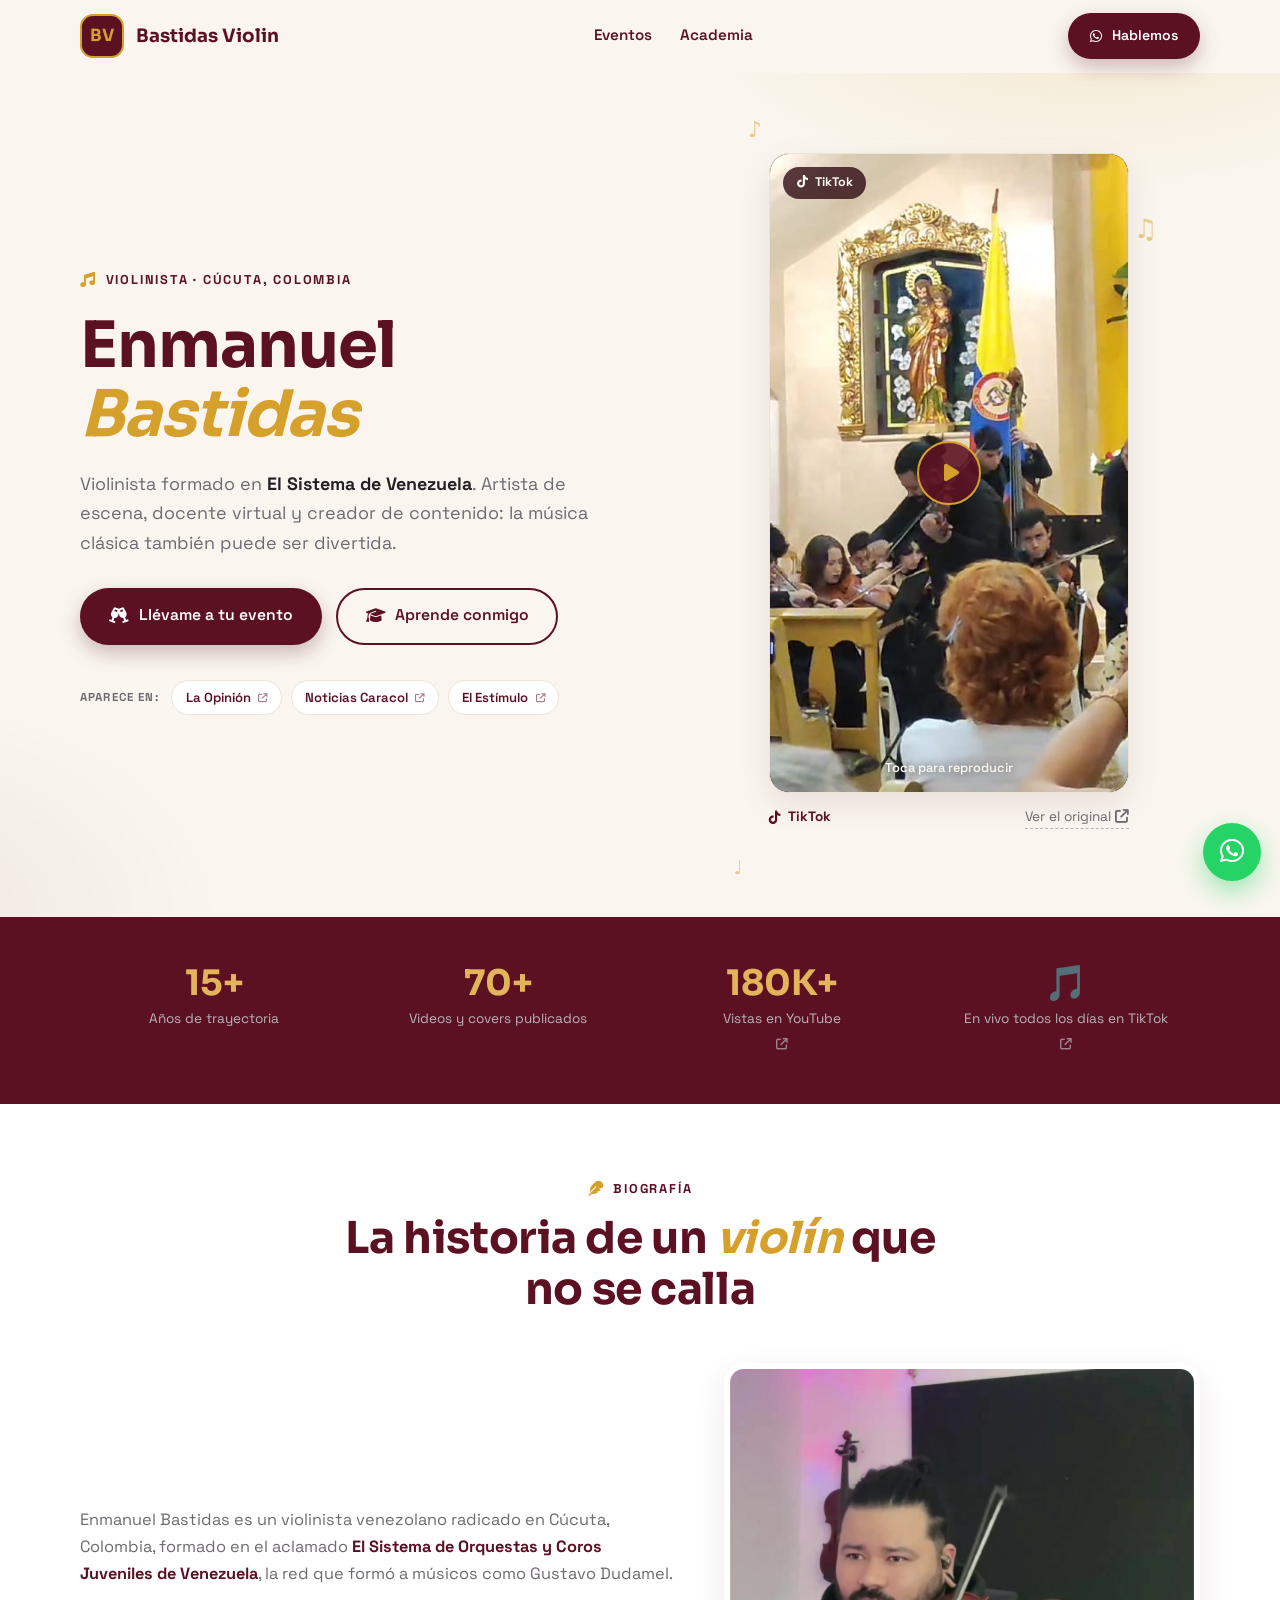
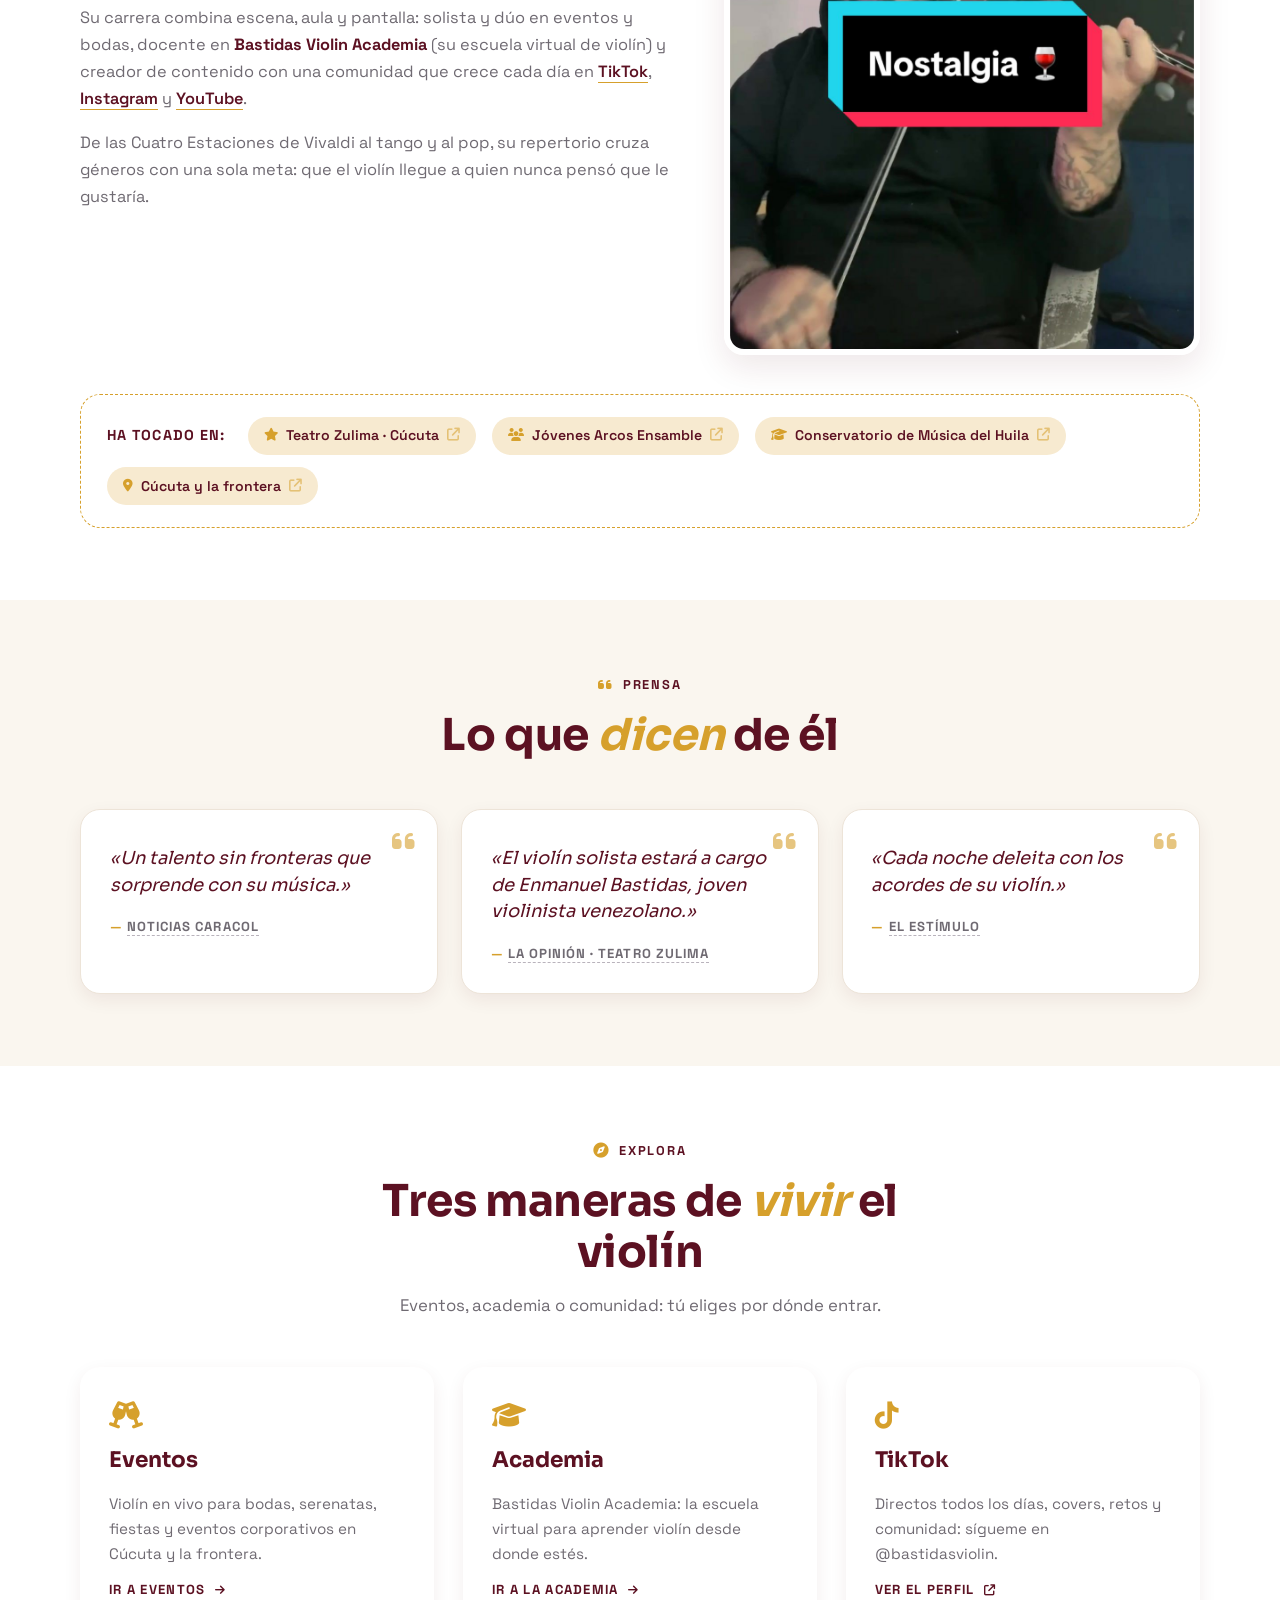
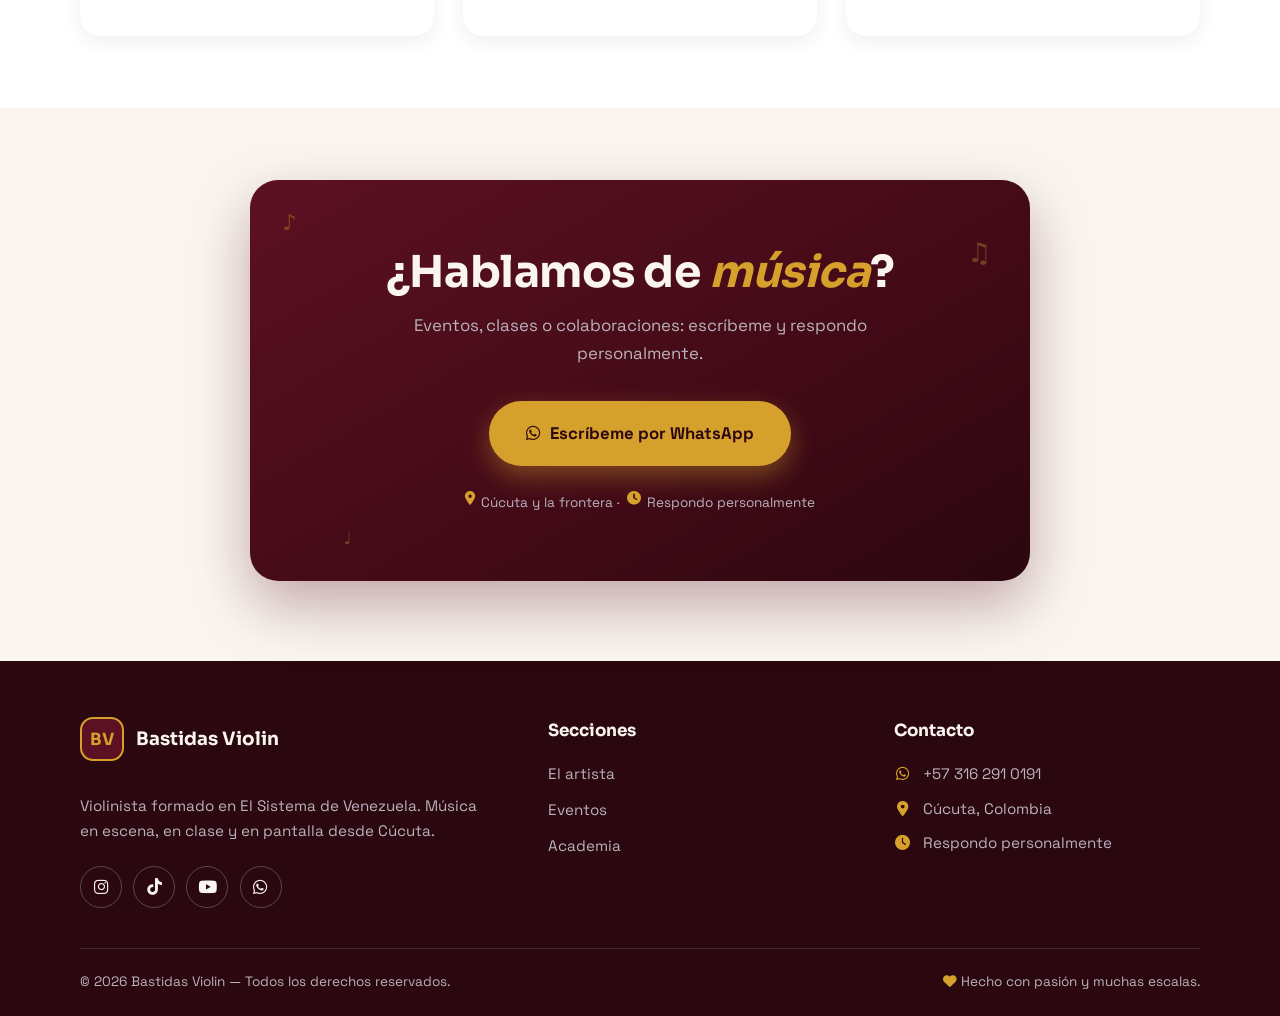
<file: index.html>
<!DOCTYPE html>
<html lang="es">
<head>
  <meta charset="UTF-8">
  <meta name="viewport" content="width=device-width, initial-scale=1.0">
  <title>Enmanuel Bastidas · Violinista | Bastidas Violin</title>
  <link rel="canonical" href="https://bastidasviolin.com/">
  <meta name="description" content="Enmanuel Bastidas, violinista formado en El Sistema de Venezuela. Covers, directos, orquesta y clases en la Bastidas Violin Academia. Conócelo aquí.">
  <meta name="keywords" content="Enmanuel Bastidas, violinista, Bastidas Violin, violinista Cúcuta, El Sistema de Venezuela, Bastidas Violin Academia">
  <meta name="theme-color" content="#5c1122">

  <!-- Open Graph -->
  <meta property="og:title" content="Enmanuel Bastidas · Violinista | Bastidas Violin">
  <meta property="og:description" content="Violinista formado en El Sistema de Venezuela. Eventos, academia virtual y directos diarios en TikTok.">
  <meta property="og:type" content="website">
  <meta property="og:locale" content="es_CO">
  <meta property="og:url" content="https://bastidasviolin.com/">
  <!-- TODO: og:image (1200×630, assets/images/og-cover.jpg) cuando haya foto -->

  <!-- Twitter Card -->
  <meta name="twitter:card" content="summary">
  <meta name="twitter:title" content="Enmanuel Bastidas · Violinista | Bastidas Violin">
  <meta name="twitter:description" content="Violinista formado en El Sistema de Venezuela. Eventos, academia y directos en TikTok.">

  <!-- Datos estructurados (JSON-LD) -->
  <script type="application/ld+json">
  {
    "@context": "https://schema.org",
    "@type": "Person",
    "name": "Enmanuel Bastidas",
    "alternateName": "Bastidas Violin",
    "jobTitle": "Violinista",
    "description": "Violinista formado en El Sistema de Venezuela. Artista, docente y creador de contenido musical en Cúcuta y la frontera colombo-venezolana.",
    "address": {
      "@type": "PostalAddress",
      "addressLocality": "Cúcuta",
      "addressRegion": "Norte de Santander",
      "addressCountry": "CO"
    },
    "sameAs": [
      "https://www.instagram.com/bastidasviolin/",
      "https://www.tiktok.com/@bastidasviolin",
      "https://www.youtube.com/@bastidasviolin"
    ],
    "contactPoint": {
      "@type": "ContactPoint",
      "contactType": "Reservas",
      "telephone": "+57 316 291 0191",
      "availableLanguage": ["es"]
    }
  }
  </script>

  <!-- Favicon SVG -->
  <link rel="icon" type="image/svg+xml" href="data:image/svg+xml,<svg xmlns='http://www.w3.org/2000/svg' viewBox='0 0 100 100'><rect width='100' height='100' rx='22' fill='%235c1122'/><rect x='4' y='4' width='92' height='92' rx='19' fill='none' stroke='%23d6a02c' stroke-width='3'/><text x='50' y='66' font-family='Georgia, serif' font-size='42' font-weight='bold' fill='%23d6a02c' text-anchor='middle'>BV</text></svg>">

  <!-- Google Fonts & Font Awesome -->
  <link rel="preconnect" href="https://fonts.googleapis.com">
  <link rel="preconnect" href="https://fonts.gstatic.com" crossorigin>
  <link href="https://fonts.googleapis.com/css2?family=Sora:wght@400;500;600;700;800&family=Space+Grotesk:wght@400;500;600;700&display=swap" rel="stylesheet">
  <link rel="stylesheet" href="https://cdnjs.cloudflare.com/ajax/libs/font-awesome/6.5.1/css/all.min.css">

  <!-- Estilos -->
  <link rel="stylesheet" href="style.css">

  <!-- Clase JS para animaciones de entrada -->
  <script>document.documentElement.classList.add('js');</script>
</head>
<body>

  <a class="skip-link" href="#inicio">Saltar al contenido</a>

  <!-- ============ HEADER ============ -->
  <header class="site-header" id="header">
    <div class="container header-inner">

      <a href="index.html" class="brand">
        <span class="logo-badge" aria-hidden="true">BV</span>
        <span class="brand-text">
          <strong>Bastidas&nbsp;Violin</strong>
        </span>
      </a>

      <nav class="main-nav" id="mainNav" aria-label="Navegación principal">
        <ul class="nav-list">
          <li><a href="eventos.html" class="nav-link">Eventos</a></li>
          <li><a href="academia.html" class="nav-link">Academia</a></li>
        </ul>
        <a href="https://wa.me/573162910191" class="btn btn-primary btn-sm nav-cta wa-link" data-wa-key="general" target="_blank" rel="noopener">
          <i class="fa-brands fa-whatsapp" aria-hidden="true"></i>
          <span>Hablemos</span>
        </a>
      </nav>

      <div class="header-actions">
        <a href="https://wa.me/573162910191" class="btn btn-primary btn-sm header-cta wa-link" data-wa-key="general" target="_blank" rel="noopener">
          <i class="fa-brands fa-whatsapp" aria-hidden="true"></i>
          <span>Hablemos</span>
        </a>
        <button class="nav-toggle" id="navToggle" type="button" aria-expanded="false" aria-controls="mainNav" aria-label="Abrir menú de navegación">
          <i class="fa-solid fa-bars icon-open" aria-hidden="true"></i>
          <i class="fa-solid fa-xmark icon-close" aria-hidden="true"></i>
        </button>
      </div>

    </div>
  </header>

  <main>

    <!-- ============ HERO ARTISTA ============ -->
    <section class="hero" id="inicio">
      <div class="container hero-grid">

        <div class="hero-copy">
          <p class="kicker">
            <i class="fa-solid fa-music" aria-hidden="true"></i>
            <span>Violinista · Cúcuta, Colombia</span>
          </p>
          <h1 class="hero-title">Enmanuel <span class="accent">Bastidas</span></h1>
          <p class="hero-tagline">
            Violinista formado en <strong>El Sistema de Venezuela</strong>. Artista de escena,
            docente virtual y creador de contenido: la música clásica también puede ser divertida.
          </p>
          <div class="hero-cta">
            <a href="eventos.html" class="btn btn-primary">
              <i class="fa-solid fa-champagne-glasses" aria-hidden="true"></i>
              <span>Llévame a tu evento</span>
            </a>
            <a href="academia.html" class="btn btn-outline">
              <i class="fa-solid fa-graduation-cap" aria-hidden="true"></i>
              <span>Aprende conmigo</span>
            </a>
          </div>
          <p class="hero-press">
            <span class="hero-press-label">Aparece en:</span>
            <a class="press-chip" href="https://laopinion.co/la-o/la-orquesta-jovenes-arcos-se-presentara-en-el-teatro-zulima" target="_blank" rel="noopener">La Opinión <i class="fa-solid fa-arrow-up-right-from-square" aria-hidden="true"></i></a>
            <a class="press-chip" href="https://www.noticiascaracol.com/colombia/un-talento-sin-fronteras-venezolanos-sorprenden-con-su-musica-en-el-huila" target="_blank" rel="noopener">Noticias Caracol <i class="fa-solid fa-arrow-up-right-from-square" aria-hidden="true"></i></a>
            <a class="press-chip" href="https://elestimulo.com/cultura/2018-12-06/video-tres-musicos-venezolanos-imponen-el-ritmo-en-las-agitadas-noches-cucutenas/" target="_blank" rel="noopener">El Estímulo <i class="fa-solid fa-arrow-up-right-from-square" aria-hidden="true"></i></a>
          </p>
        </div>

        <figure class="hero-video reveal">
          <div class="video-facade"
               data-embed-url="https://www.tiktok.com/embed/v2/7600483230680190226"
               data-embed-title="Enmanuel Bastidas toca Vivaldi con su violín"
               data-embed-extra="96"
               role="button" tabindex="0"
               aria-label="Reproducir video de Enmanuel tocando Vivaldi (carga el reproductor de TikTok)">
            <img src="assets/images/video-vivaldi.jpg" alt="Enmanuel Bastidas tocando Vivaldi con su violín" width="478" height="850">
            <span class="facade-play" aria-hidden="true"><i class="fa-solid fa-play"></i></span>
            <span class="facade-platform" aria-hidden="true"><i class="fa-brands fa-tiktok"></i> TikTok</span>
            <span class="facade-hint" aria-hidden="true">Toca para reproducir</span>
          </div>
          <figcaption class="embed-caption">
            <span class="embed-platform"><i class="fa-brands fa-tiktok" aria-hidden="true"></i> TikTok</span>
            <a href="https://www.tiktok.com/@bastidasviolin/video/7600483230680190226" target="_blank" rel="noopener">Ver el original <i class="fa-solid fa-arrow-up-right-from-square" aria-hidden="true"></i></a>
          </figcaption>
          <span class="note note-1" aria-hidden="true">♪</span>
          <span class="note note-2" aria-hidden="true">♫</span>
          <span class="note note-3" aria-hidden="true">♩</span>
        </figure>

      </div>
    </section>

    <!-- ============ CIFRAS ============ -->
    <section class="stats-band" aria-label="Datos de trayectoria">
      <div class="container stats-grid">
        <div class="stat reveal">
          <span class="stat-value">15+</span>
          <span class="stat-label">Años de trayectoria</span>
        </div>
        <div class="stat reveal">
          <span class="stat-value">70+</span>
          <span class="stat-label">Videos y covers publicados</span>
        </div>
        <a class="stat stat-link reveal" href="https://www.youtube.com/@bastidasviolin" target="_blank" rel="noopener" aria-label="Canal de YouTube de Enmanuel Bastidas (se abre en pestaña nueva)">
          <span class="stat-value">180K+</span>
          <span class="stat-label">Vistas en YouTube</span>
          <i class="fa-solid fa-arrow-up-right-from-square stat-ext" aria-hidden="true"></i>
        </a>
        <a class="stat stat-link reveal" href="https://www.tiktok.com/@bastidasviolin/live" target="_blank" rel="noopener" aria-label="Directo de Bastidas Violin en TikTok (se abre en pestaña nueva)">
          <span class="stat-value">🎵</span>
          <span class="stat-label">En vivo todos los días en TikTok</span>
          <i class="fa-solid fa-arrow-up-right-from-square stat-ext" aria-hidden="true"></i>
        </a>
      </div>
    </section>

    <!-- ============ BIOGRAFÍA ============ -->
    <section class="section section-white" id="historia">
      <div class="container">
        <div class="section-head">
          <p class="kicker"><i class="fa-solid fa-feather" aria-hidden="true"></i><span>Biografía</span></p>
          <h2 class="section-title">La historia de un <span class="accent">violín</span> que no se calla</h2>
        </div>

        <div class="bio-grid">
          <div class="reveal">
            <p>
              Enmanuel Bastidas es un violinista venezolano radicado en Cúcuta, Colombia, formado en el
              aclamado <strong>El Sistema de Orquestas y Coros Juveniles de Venezuela</strong>, la red que
              formó a músicos como Gustavo Dudamel.
            </p>
            <p>
              Su carrera combina escena, aula y pantalla: solista y dúo en eventos y bodas,
              docente en <strong>Bastidas Violin Academia</strong> (su escuela virtual de violín) y
              creador de contenido con una comunidad que crece cada día en
              <a href="https://www.tiktok.com/@bastidasviolin" target="_blank" rel="noopener">TikTok</a>,
              <a href="https://www.instagram.com/bastidasviolin/" target="_blank" rel="noopener">Instagram</a> y
              <a href="https://www.youtube.com/@bastidasviolin" target="_blank" rel="noopener">YouTube</a>.
            </p>
            <p>
              De las Cuatro Estaciones de Vivaldi al tango y al pop, su repertorio cruza géneros
              con una sola meta: que el violín llegue a quien nunca pensó que le gustaría.
            </p>
          </div>
          <figure class="bio-photo reveal">
            <img src="assets/images/video-nostalgia-tango.jpg" alt="Enmanuel Bastidas tocando Nostalgia Tango con su violín" loading="lazy">
          </figure>
        </div>

        <div class="stages-strip reveal" aria-label="Escenarios donde ha tocado">
          <span class="stages-label">Ha tocado en:</span>
          <a class="stage-chip" href="https://www.facebook.com/279280702182449" target="_blank" rel="noopener">
            <i class="fa-solid fa-star" aria-hidden="true"></i><span class="chip-text">Teatro Zulima · Cúcuta</span><i class="fa-solid fa-arrow-up-right-from-square chip-ext" aria-hidden="true"></i>
          </a>
          <a class="stage-chip" href="https://www.orquestajovenesarcos.com/ensamble-j%C3%B3venes-arcos" target="_blank" rel="noopener">
            <i class="fa-solid fa-users" aria-hidden="true"></i><span class="chip-text">Jóvenes Arcos Ensamble</span><i class="fa-solid fa-arrow-up-right-from-square chip-ext" aria-hidden="true"></i>
          </a>
          <a class="stage-chip" href="https://www.huila.gov.co/publicaciones/16104/conservatorio-del-huila-la-institucion-musical-y-artistica-que-forma-nuevos-y-mejores-ciudadanos/" target="_blank" rel="noopener">
            <i class="fa-solid fa-graduation-cap" aria-hidden="true"></i><span class="chip-text">Conservatorio de Música del Huila</span><i class="fa-solid fa-arrow-up-right-from-square chip-ext" aria-hidden="true"></i>
          </a>
          <a class="stage-chip" href="https://elestimulo.com/cultura/2018-12-06/video-tres-musicos-venezolanos-imponen-el-ritmo-en-las-agitadas-noches-cucutenas/" target="_blank" rel="noopener">
            <i class="fa-solid fa-location-dot" aria-hidden="true"></i><span class="chip-text">Cúcuta y la frontera</span><i class="fa-solid fa-arrow-up-right-from-square chip-ext" aria-hidden="true"></i>
          </a>
        </div>
      </div>
    </section>

    <!-- ============ PRENSA ============ -->
    <section class="section section-cream" id="prensa">
      <div class="container">
        <div class="section-head">
          <p class="kicker"><i class="fa-solid fa-quote-left" aria-hidden="true"></i><span>Prensa</span></p>
          <h2 class="section-title">Lo que <span class="accent">dicen</span> de él</h2>
        </div>

        <div class="quotes-grid">
          <article class="quote reveal">
            <i class="fa-solid fa-quote-left quote-icon" aria-hidden="true"></i>
            <blockquote>«Un talento sin fronteras que sorprende con su música.»</blockquote>
            <cite><a href="https://www.noticiascaracol.com/colombia/un-talento-sin-fronteras-venezolanos-sorprenden-con-su-musica-en-el-huila" target="_blank" rel="noopener">Noticias Caracol</a></cite>
          </article>
          <article class="quote reveal">
            <i class="fa-solid fa-quote-left quote-icon" aria-hidden="true"></i>
            <blockquote>«El violín solista estará a cargo de Enmanuel Bastidas, joven violinista venezolano.»</blockquote>
            <cite><a href="https://laopinion.co/la-o/la-orquesta-jovenes-arcos-se-presentara-en-el-teatro-zulima" target="_blank" rel="noopener">La Opinión · Teatro Zulima</a></cite>
          </article>
          <article class="quote reveal">
            <i class="fa-solid fa-quote-left quote-icon" aria-hidden="true"></i>
            <blockquote>«Cada noche deleita con los acordes de su violín.»</blockquote>
            <cite><a href="https://elestimulo.com/cultura/2018-12-06/video-tres-musicos-venezolanos-imponen-el-ritmo-en-las-agitadas-noches-cucutenas/" target="_blank" rel="noopener">El Estímulo</a></cite>
          </article>
        </div>
      </div>
    </section>

    <!-- ============ EXPLORA ============ -->
    <section class="section section-white" id="explora">
      <div class="container">
        <div class="section-head">
          <p class="kicker"><i class="fa-solid fa-compass" aria-hidden="true"></i><span>Explora</span></p>
          <h2 class="section-title">Tres maneras de <span class="accent">vivir</span> el violín</h2>
          <p class="section-sub">Eventos, academia o comunidad: tú eliges por dónde entrar.</p>

        </div>

        <div class="explore-grid">
          <a class="explore-card reveal" href="eventos.html">
            <i class="fa-solid fa-champagne-glasses" aria-hidden="true"></i>
            <h3>Eventos</h3>
            <p>Violín en vivo para bodas, serenatas, fiestas y eventos corporativos en Cúcuta y la frontera.</p>
            <span class="go">Ir a eventos <i class="fa-solid fa-arrow-right" aria-hidden="true"></i></span>
          </a>
          <a class="explore-card reveal" href="academia.html">
            <i class="fa-solid fa-graduation-cap" aria-hidden="true"></i>
            <h3>Academia</h3>
            <p>Bastidas Violin Academia: la escuela virtual para aprender violín desde donde estés.</p>
            <span class="go">Ir a la academia <i class="fa-solid fa-arrow-right" aria-hidden="true"></i></span>
          </a>
          <a class="explore-card reveal" href="https://www.tiktok.com/@bastidasviolin" target="_blank" rel="noopener">
            <i class="fa-brands fa-tiktok" aria-hidden="true"></i>
            <h3>TikTok</h3>
            <p>Directos todos los días, covers, retos y comunidad: sígueme en @bastidasviolin.</p>
            <span class="go">Ver el perfil <i class="fa-solid fa-arrow-up-right-from-square" aria-hidden="true"></i></span>
          </a>
        </div>
      </div>
    </section>

    <!-- ============ CTA FINAL ============ -->
    <section class="section section-cta" id="contacto">
      <div class="container">
        <div class="cta-card reveal">
          <span class="note note-1" aria-hidden="true">♪</span>
          <span class="note note-2" aria-hidden="true">♫</span>
          <span class="note note-3" aria-hidden="true">♩</span>
          <h2 class="section-title">¿Hablamos de <span class="accent">música</span>?</h2>
          <p class="section-sub">Eventos, clases o colaboraciones: escríbeme y respondo personalmente.</p>
          <a href="https://wa.me/573162910191" class="btn btn-gold btn-lg wa-link" data-wa-key="general" target="_blank" rel="noopener">
            <i class="fa-brands fa-whatsapp" aria-hidden="true"></i>
            <span>Escríbeme por WhatsApp</span>
          </a>
          <p class="cta-micro">
            <i class="fa-solid fa-location-dot" aria-hidden="true"></i> Cúcuta y la frontera
            ·
            <i class="fa-solid fa-clock" aria-hidden="true"></i> Respondo personalmente
          </p>
        </div>
      </div>
    </section>

  </main>

  <!-- ============ FOOTER ============ -->
  <footer class="site-footer">
    <div class="container footer-grid">

      <div class="f-brand">
        <a href="index.html" class="brand">
          <span class="logo-badge" aria-hidden="true">BV</span>
          <span class="brand-text">
            <strong>Bastidas Violin</strong>
          </span>
        </a>
        <p class="f-tagline">Violinista formado en El Sistema de Venezuela. Música en escena, en clase y en pantalla desde Cúcuta.</p>
        <div class="social-list" aria-label="Redes sociales">
          <a href="https://www.instagram.com/bastidasviolin/" class="social-link" target="_blank" rel="noopener" aria-label="Instagram"><i class="fa-brands fa-instagram" aria-hidden="true"></i></a>
          <a href="https://www.tiktok.com/@bastidasviolin" class="social-link" target="_blank" rel="noopener" aria-label="TikTok"><i class="fa-brands fa-tiktok" aria-hidden="true"></i></a>
          <a href="https://www.youtube.com/@bastidasviolin" class="social-link" target="_blank" rel="noopener" aria-label="YouTube"><i class="fa-brands fa-youtube" aria-hidden="true"></i></a>
          <a href="https://wa.me/573162910191" class="social-link wa-link" data-wa-key="general" target="_blank" rel="noopener" aria-label="WhatsApp"><i class="fa-brands fa-whatsapp" aria-hidden="true"></i></a>
        </div>
      </div>

      <nav class="f-col" aria-label="Secciones">
        <h2 class="f-title">Secciones</h2>
        <ul class="f-links">
          <li><a href="index.html">El artista</a></li>
          <li><a href="eventos.html">Eventos</a></li>
          <li><a href="academia.html">Academia</a></li>
        </ul>
      </nav>

      <div class="f-col">
        <h2 class="f-title">Contacto</h2>
        <ul class="f-links f-contact">
          <li><i class="fa-brands fa-whatsapp" aria-hidden="true"></i><span>+57 316 291 0191</span></li>
          <li><i class="fa-solid fa-location-dot" aria-hidden="true"></i><span>Cúcuta, Colombia</span></li>
          <li><i class="fa-solid fa-clock" aria-hidden="true"></i><span>Respondo personalmente</span></li>
        </ul>
      </div>

    </div>
    <div class="container footer-bottom">
      <p>© <span id="year">2026</span> Bastidas Violin — Todos los derechos reservados.</p>
      <p class="f-made"><i class="fa-solid fa-heart" aria-hidden="true"></i> Hecho con pasión y muchas escalas.</p>
    </div>
  </footer>

  <!-- Botón flotante de WhatsApp -->
  <a href="https://wa.me/573162910191" class="wa-float wa-link" data-wa-key="general" target="_blank" rel="noopener" aria-label="Chatear por WhatsApp">
    <i class="fa-brands fa-whatsapp" aria-hidden="true"></i>
  </a>

  <script src="script.js"></script>
</body>
</html>
</file>
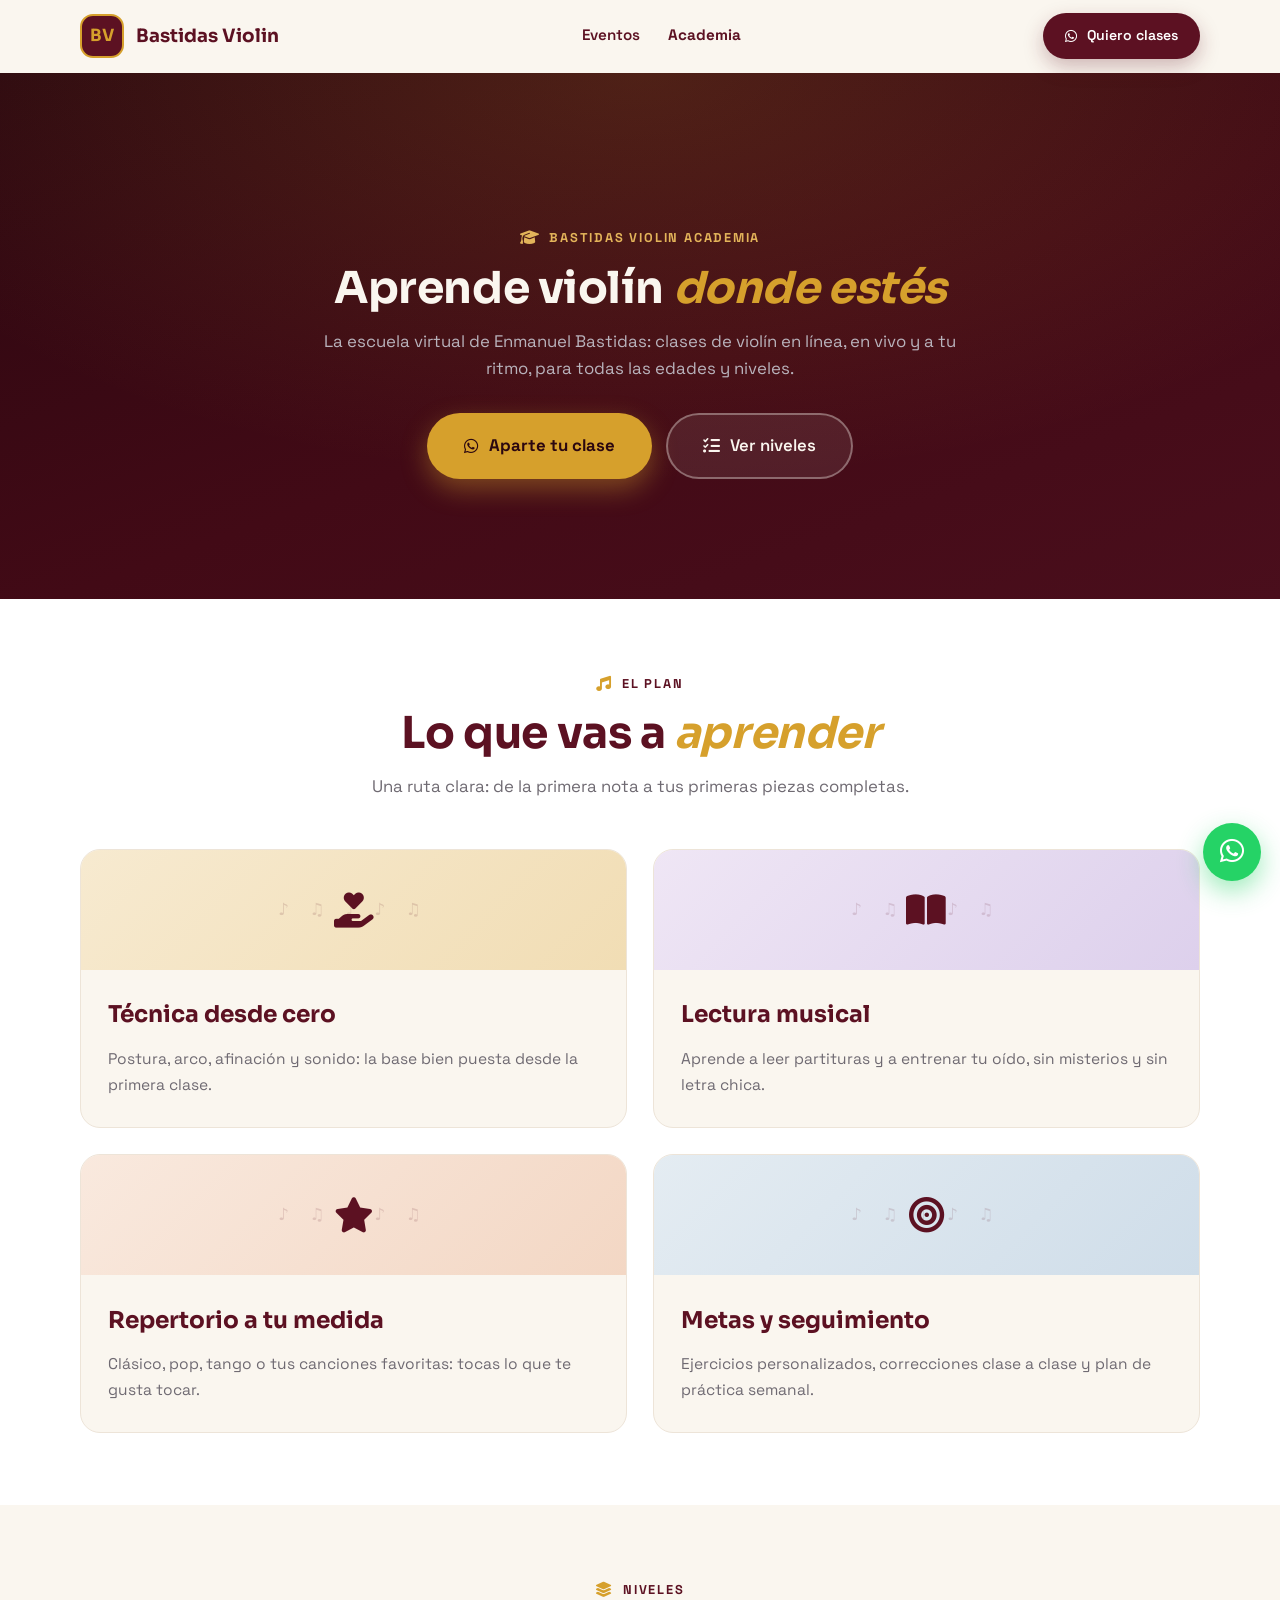
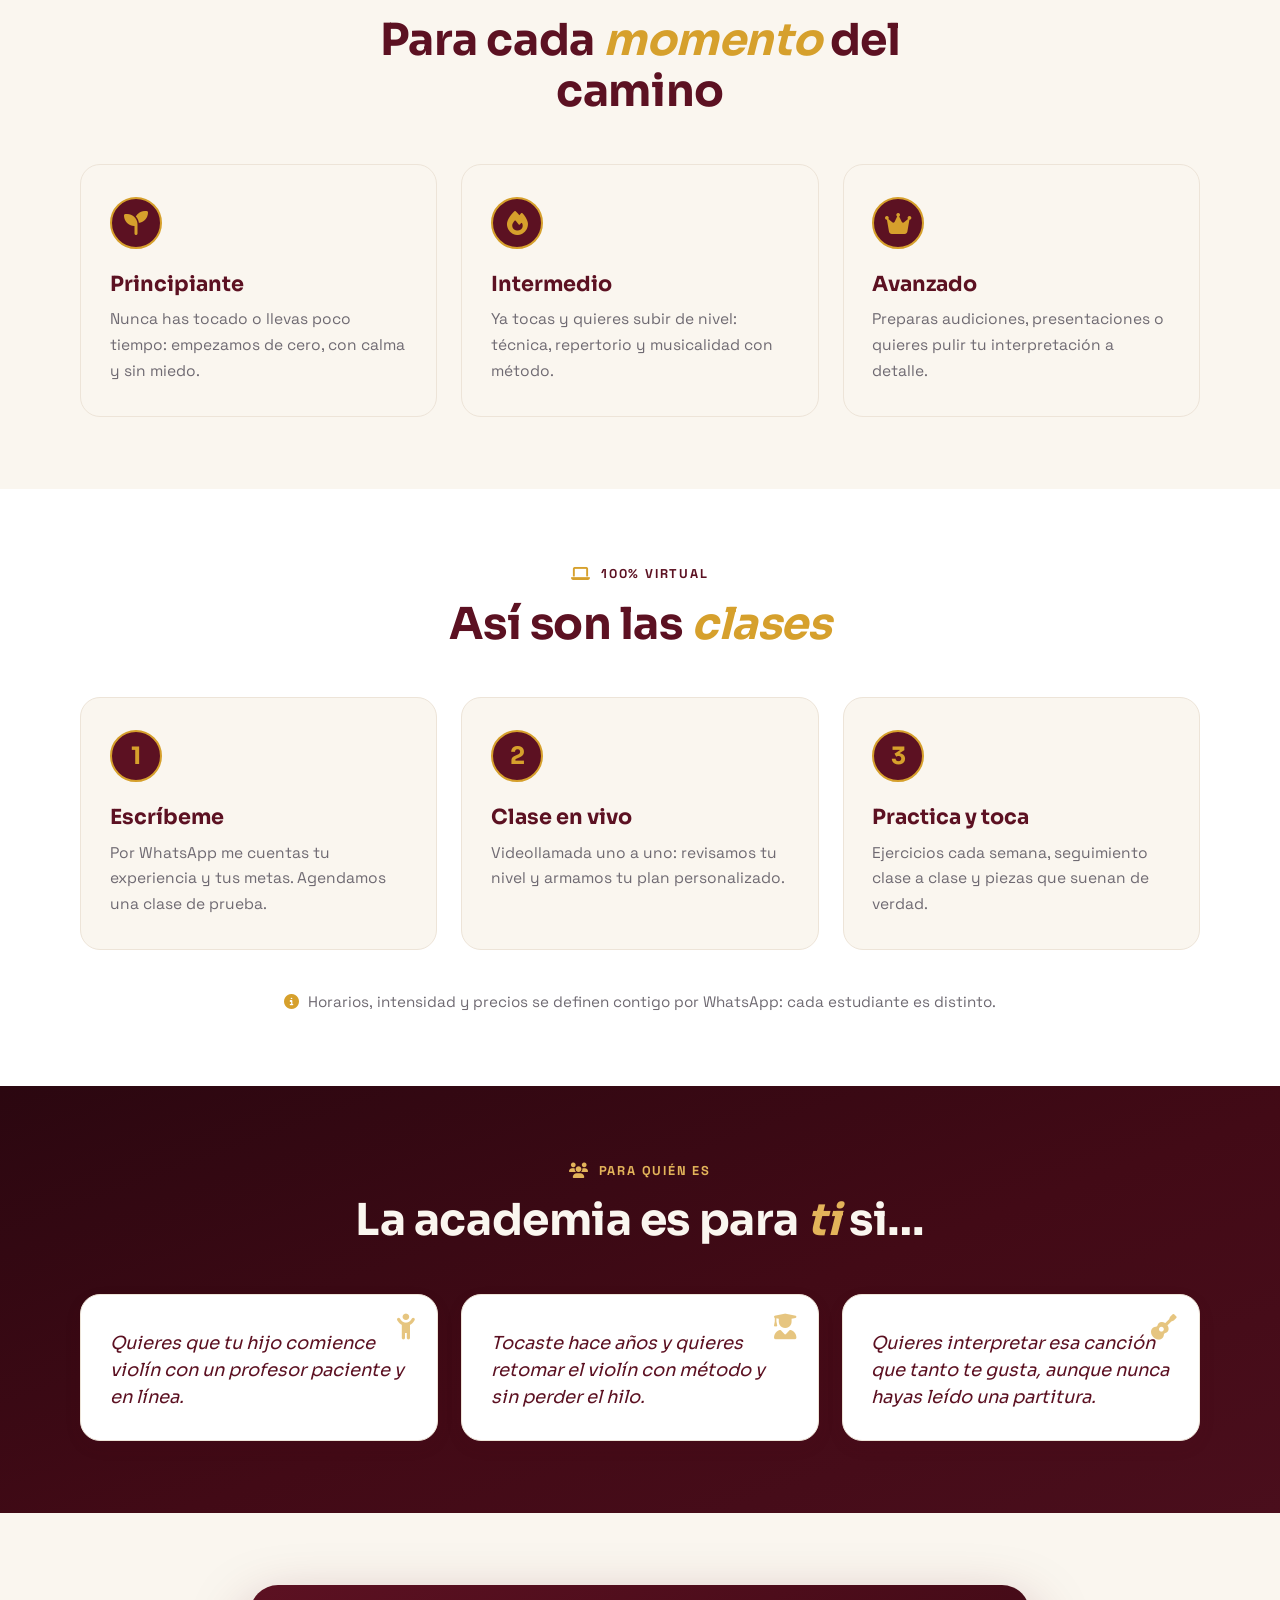
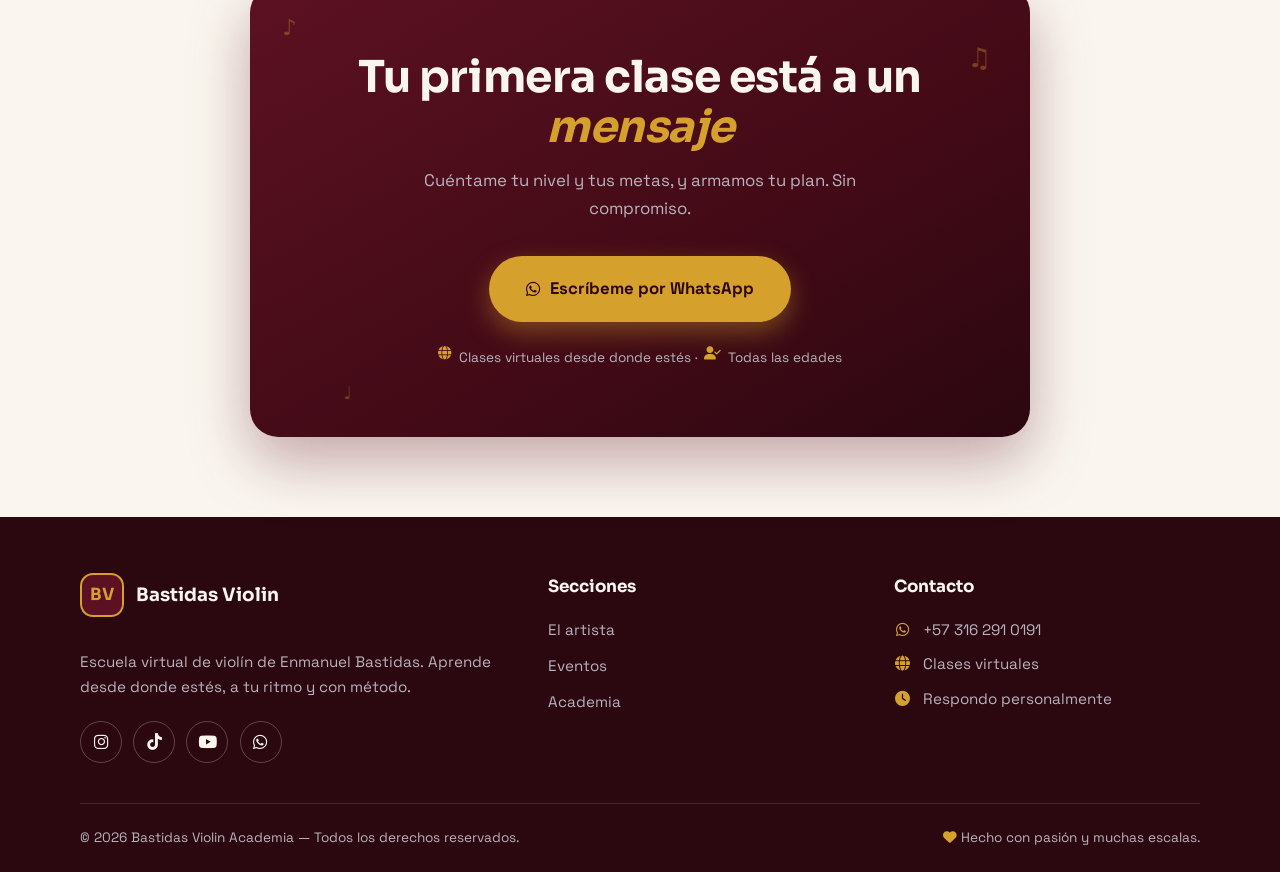
<file: academia.html>
<!DOCTYPE html>
<html lang="es">
<head>
  <meta charset="UTF-8">
  <meta name="viewport" content="width=device-width, initial-scale=1.0">
  <title>Bastidas Violin Academia · Clases virtuales de violín | Enmanuel Bastidas</title>
  <link rel="canonical" href="https://bastidasviolin.com/academia.html">
  <meta name="description" content="Bastidas Violin Academia: escuela virtual de violín de Enmanuel Bastidas. Clases en línea para todas las edades y niveles, desde principiantes. Aparta tu clase por WhatsApp.">
  <meta name="keywords" content="clases de violín online, academia de violín virtual, aprender violín, Bastidas Violin Academia, Enmanuel Bastidas, clases de violín Cúcuta">
  <meta name="theme-color" content="#5c1122">

  <!-- Open Graph -->
  <meta property="og:title" content="Bastidas Violin Academia · Clases virtuales de violín">
  <meta property="og:description" content="Aprende violín desde donde estés con Enmanuel Bastidas. Clases en línea para todas las edades y niveles.">
  <meta property="og:type" content="website">
  <meta property="og:locale" content="es_CO">
  <meta property="og:url" content="https://bastidasviolin.com/academia.html">
  <!-- TODO: og:image (1200×630, assets/images/og-cover.jpg) cuando haya foto -->

  <!-- Twitter Card -->
  <meta name="twitter:card" content="summary">
  <meta name="twitter:title" content="Bastidas Violin Academia · Clases virtuales de violín">
  <meta name="twitter:description" content="Aprende violín desde donde estés con Enmanuel Bastidas. Clases en línea para todas las edades y niveles.">

  <!-- Datos estructurados (JSON-LD) -->
  <script type="application/ld+json">
  {
    "@context": "https://schema.org",
    "@type": "EducationalOrganization",
    "name": "Bastidas Violin Academia",
    "description": "Escuela virtual de violín del violinista Enmanuel Bastidas. Clases en línea para todas las edades y niveles.",
    "url": "https://bastidasviolin.com/academia.html",
    "founder": {
      "@type": "Person",
      "name": "Enmanuel Bastidas",
      "alternateName": "Bastidas Violin",
      "jobTitle": "Violinista",
      "sameAs": [
        "https://www.instagram.com/bastidasviolin/",
        "https://www.tiktok.com/@bastidasviolin",
        "https://www.youtube.com/@bastidasviolin"
      ]
    },
    "areaServed": "Mundo (clases virtuales)",
    "contactPoint": {
      "@type": "ContactPoint",
      "contactType": "Inscripciones",
      "telephone": "+57 316 291 0191",
      "availableLanguage": ["es"]
    }
  }
  </script>

  <!-- Favicon SVG -->
  <link rel="icon" type="image/svg+xml" href="data:image/svg+xml,<svg xmlns='http://www.w3.org/2000/svg' viewBox='0 0 100 100'><rect width='100' height='100' rx='22' fill='%235c1122'/><rect x='4' y='4' width='92' height='92' rx='19' fill='none' stroke='%23d6a02c' stroke-width='3'/><text x='50' y='66' font-family='Georgia, serif' font-size='42' font-weight='bold' fill='%23d6a02c' text-anchor='middle'>BV</text></svg>">

  <!-- Google Fonts & Font Awesome -->
  <link rel="preconnect" href="https://fonts.googleapis.com">
  <link rel="preconnect" href="https://fonts.gstatic.com" crossorigin>
  <link href="https://fonts.googleapis.com/css2?family=Sora:wght@400;500;600;700;800&family=Space+Grotesk:wght@400;500;600;700&display=swap" rel="stylesheet">
  <link rel="stylesheet" href="https://cdnjs.cloudflare.com/ajax/libs/font-awesome/6.5.1/css/all.min.css">

  <!-- Estilos -->
  <link rel="stylesheet" href="style.css">

  <!-- Clase JS para animaciones de entrada -->
  <script>document.documentElement.classList.add('js');</script>
</head>
<body>

  <a class="skip-link" href="#academia">Saltar al contenido</a>

  <!-- ============ HEADER ============ -->
  <header class="site-header" id="header">
    <div class="container header-inner">

      <a href="index.html" class="brand">
        <span class="logo-badge" aria-hidden="true">BV</span>
        <span class="brand-text">
          <strong>Bastidas&nbsp;Violin</strong>
        </span>
      </a>

      <nav class="main-nav" id="mainNav" aria-label="Navegación principal">
        <ul class="nav-list">
          <li><a href="eventos.html" class="nav-link">Eventos</a></li>
          <li><a href="academia.html" class="nav-link nav-link--active">Academia</a></li>
        </ul>
        <a href="https://wa.me/573162910191" class="btn btn-primary btn-sm nav-cta wa-link" data-wa-key="academia" target="_blank" rel="noopener">
          <i class="fa-brands fa-whatsapp" aria-hidden="true"></i>
          <span>Quiero clases</span>
        </a>
      </nav>

      <div class="header-actions">
        <a href="https://wa.me/573162910191" class="btn btn-primary btn-sm header-cta wa-link" data-wa-key="academia" target="_blank" rel="noopener">
          <i class="fa-brands fa-whatsapp" aria-hidden="true"></i>
          <span>Quiero clases</span>
        </a>
        <button class="nav-toggle" id="navToggle" type="button" aria-expanded="false" aria-controls="mainNav" aria-label="Abrir menú de navegación">
          <i class="fa-solid fa-bars icon-open" aria-hidden="true"></i>
          <i class="fa-solid fa-xmark icon-close" aria-hidden="true"></i>
        </button>
      </div>

    </div>
  </header>

  <main id="academia">

    <!-- ============ HERO ACADEMIA ============ -->
    <section class="page-hero">
      <div class="container">
        <div class="section-head">
          <p class="kicker"><i class="fa-solid fa-graduation-cap" aria-hidden="true"></i><span>Bastidas Violin Academia</span></p>
          <h1 class="section-title">Aprende violín <span class="accent">donde estés</span></h1>
          <p class="section-sub">La escuela virtual de Enmanuel Bastidas: clases de violín en línea, en vivo y a tu ritmo, para todas las edades y niveles.</p>
          <div class="hero-cta">
            <a href="https://wa.me/573162910191" class="btn btn-gold btn-lg wa-link" data-wa-key="academia" target="_blank" rel="noopener">
              <i class="fa-brands fa-whatsapp" aria-hidden="true"></i>
              <span>Aparte tu clase</span>
            </a>
            <a href="#niveles" class="btn btn-ghost btn-lg">
              <i class="fa-solid fa-list-check" aria-hidden="true"></i>
              <span>Ver niveles</span>
            </a>
          </div>
        </div>
      </div>
    </section>

    <!-- ============ QUÉ APRENDES ============ -->
    <section class="section section-white" id="aprendes">
      <div class="container">
        <div class="section-head">
          <p class="kicker"><i class="fa-solid fa-music" aria-hidden="true"></i><span>El plan</span></p>
          <h2 class="section-title">Lo que vas a <span class="accent">aprender</span></h2>
          <p class="section-sub">Una ruta clara: de la primera nota a tus primeras piezas completas.</p>
        </div>

        <div class="services-grid">
          <article class="service reveal">
            <div class="service-media service-media--serenata"><i class="fa-solid fa-hand-holding-heart" aria-hidden="true"></i></div>
            <div class="service-body">
              <h3>Técnica desde cero</h3>
              <p>Postura, arco, afinación y sonido: la base bien puesta desde la primera clase.</p>
            </div>
          </article>
          <article class="service reveal">
            <div class="service-media service-media--fiesta"><i class="fa-solid fa-book-open" aria-hidden="true"></i></div>
            <div class="service-body">
              <h3>Lectura musical</h3>
              <p>Aprende a leer partituras y a entrenar tu oído, sin misterios y sin letra chica.</p>
            </div>
          </article>
          <article class="service reveal">
            <div class="service-media service-media--boda"><i class="fa-solid fa-star" aria-hidden="true"></i></div>
            <div class="service-body">
              <h3>Repertorio a tu medida</h3>
              <p>Clásico, pop, tango o tus canciones favoritas: tocas lo que te gusta tocar.</p>
            </div>
          </article>
          <article class="service reveal">
            <div class="service-media service-media--corporativo"><i class="fa-solid fa-bullseye" aria-hidden="true"></i></div>
            <div class="service-body">
              <h3>Metas y seguimiento</h3>
              <p>Ejercicios personalizados, correcciones clase a clase y plan de práctica semanal.</p>
            </div>
          </article>
        </div>
      </div>
    </section>

    <!-- ============ NIVELES ============ -->
    <section class="section section-cream" id="niveles">
      <div class="container">
        <div class="section-head">
          <p class="kicker"><i class="fa-solid fa-layer-group" aria-hidden="true"></i><span>Niveles</span></p>
          <h2 class="section-title">Para cada <span class="accent">momento</span> del camino</h2>
        </div>

        <div class="steps-grid">
          <article class="step reveal">
            <span class="step-num"><i class="fa-solid fa-seedling" aria-hidden="true"></i></span>
            <h3>Principiante</h3>
            <p>Nunca has tocado o llevas poco tiempo: empezamos de cero, con calma y sin miedo.</p>
          </article>
          <article class="step reveal">
            <span class="step-num"><i class="fa-solid fa-fire" aria-hidden="true"></i></span>
            <h3>Intermedio</h3>
            <p>Ya tocas y quieres subir de nivel: técnica, repertorio y musicalidad con método.</p>
          </article>
          <article class="step reveal">
            <span class="step-num"><i class="fa-solid fa-crown" aria-hidden="true"></i></span>
            <h3>Avanzado</h3>
            <p>Preparas audiciones, presentaciones o quieres pulir tu interpretación a detalle.</p>
          </article>
        </div>
      </div>
    </section>

    <!-- ============ CÓMO FUNCIONA ============ -->
    <section class="section section-white" id="como">
      <div class="container">
        <div class="section-head">
          <p class="kicker"><i class="fa-solid fa-laptop" aria-hidden="true"></i><span>100% virtual</span></p>
          <h2 class="section-title">Así son las <span class="accent">clases</span></h2>
        </div>

        <div class="steps-grid">
          <article class="step reveal">
            <span class="step-num">1</span>
            <h3>Escríbeme</h3>
            <p>Por WhatsApp me cuentas tu experiencia y tus metas. Agendamos una clase de prueba.</p>
          </article>
          <article class="step reveal">
            <span class="step-num">2</span>
            <h3>Clase en vivo</h3>
            <p>Videollamada uno a uno: revisamos tu nivel y armamos tu plan personalizado.</p>
          </article>
          <article class="step reveal">
            <span class="step-num">3</span>
            <h3>Practica y toca</h3>
            <p>Ejercicios cada semana, seguimiento clase a clase y piezas que suenan de verdad.</p>
          </article>
        </div>

        <p class="section-note reveal">
          <i class="fa-solid fa-circle-info" aria-hidden="true"></i>
          Horarios, intensidad y precios se definen contigo por WhatsApp: cada estudiante es distinto.
        </p>
      </div>
    </section>

    <!-- ============ PARA QUIÉN ============ -->
    <section class="section section-dark" id="para-quien">
      <div class="container">
        <div class="section-head">
          <p class="kicker kicker-light"><i class="fa-solid fa-users" aria-hidden="true"></i><span>Para quién es</span></p>
          <h2 class="section-title">La academia es para <span class="accent">ti</span> si…</h2>
        </div>

        <div class="quotes-grid">
          <article class="quote reveal">
            <i class="fa-solid fa-child-reaching quote-icon" aria-hidden="true"></i>
            <blockquote>Quieres que tu hijo comience violín con un profesor paciente y en línea.</blockquote>
          </article>
          <article class="quote reveal">
            <i class="fa-solid fa-user-graduate quote-icon" aria-hidden="true"></i>
            <blockquote>Tocaste hace años y quieres retomar el violín con método y sin perder el hilo.</blockquote>
          </article>
          <article class="quote reveal">
            <i class="fa-solid fa-guitar quote-icon" aria-hidden="true"></i>
            <blockquote>Quieres interpretar esa canción que tanto te gusta, aunque nunca hayas leído una partitura.</blockquote>
          </article>
        </div>
      </div>
    </section>

    <!-- ============ CTA FINAL ============ -->
    <section class="section section-cta" id="inscripcion">
      <div class="container">
        <div class="cta-card reveal">
          <span class="note note-1" aria-hidden="true">♪</span>
          <span class="note note-2" aria-hidden="true">♫</span>
          <span class="note note-3" aria-hidden="true">♩</span>
          <h2 class="section-title">Tu primera clase está a un <span class="accent">mensaje</span></h2>
          <p class="section-sub">Cuéntame tu nivel y tus metas, y armamos tu plan. Sin compromiso.</p>
          <a href="https://wa.me/573162910191" class="btn btn-gold btn-lg wa-link" data-wa-key="academia" target="_blank" rel="noopener">
            <i class="fa-brands fa-whatsapp" aria-hidden="true"></i>
            <span>Escríbeme por WhatsApp</span>
          </a>
          <p class="cta-micro">
            <i class="fa-solid fa-globe" aria-hidden="true"></i> Clases virtuales desde donde estés
            ·
            <i class="fa-solid fa-user-check" aria-hidden="true"></i> Todas las edades
          </p>
        </div>
      </div>
    </section>

  </main>

  <!-- ============ FOOTER ============ -->
  <footer class="site-footer">
    <div class="container footer-grid">

      <div class="f-brand">
        <a href="index.html" class="brand">
          <span class="logo-badge" aria-hidden="true">BV</span>
          <span class="brand-text">
            <strong>Bastidas Violin</strong>
          </span>
        </a>
        <p class="f-tagline">Escuela virtual de violín de Enmanuel Bastidas. Aprende desde donde estés, a tu ritmo y con método.</p>
        <div class="social-list" aria-label="Redes sociales">
          <a href="https://www.instagram.com/bastidasviolin/" class="social-link" target="_blank" rel="noopener" aria-label="Instagram"><i class="fa-brands fa-instagram" aria-hidden="true"></i></a>
          <a href="https://www.tiktok.com/@bastidasviolin" class="social-link" target="_blank" rel="noopener" aria-label="TikTok"><i class="fa-brands fa-tiktok" aria-hidden="true"></i></a>
          <a href="https://www.youtube.com/@bastidasviolin" class="social-link" target="_blank" rel="noopener" aria-label="YouTube"><i class="fa-brands fa-youtube" aria-hidden="true"></i></a>
          <a href="https://wa.me/573162910191" class="social-link wa-link" data-wa-key="academia" target="_blank" rel="noopener" aria-label="WhatsApp"><i class="fa-brands fa-whatsapp" aria-hidden="true"></i></a>
        </div>
      </div>

      <nav class="f-col" aria-label="Secciones">
        <h2 class="f-title">Secciones</h2>
        <ul class="f-links">
          <li><a href="index.html">El artista</a></li>
          <li><a href="eventos.html">Eventos</a></li>
          <li><a href="academia.html">Academia</a></li>
        </ul>
      </nav>

      <div class="f-col">
        <h2 class="f-title">Contacto</h2>
        <ul class="f-links f-contact">
          <li><i class="fa-brands fa-whatsapp" aria-hidden="true"></i><span>+57 316 291 0191</span></li>
          <li><i class="fa-solid fa-globe" aria-hidden="true"></i><span>Clases virtuales</span></li>
          <li><i class="fa-solid fa-clock" aria-hidden="true"></i><span>Respondo personalmente</span></li>
        </ul>
      </div>

    </div>
    <div class="container footer-bottom">
      <p>© <span id="year">2026</span> Bastidas Violin Academia — Todos los derechos reservados.</p>
      <p class="f-made"><i class="fa-solid fa-heart" aria-hidden="true"></i> Hecho con pasión y muchas escalas.</p>
    </div>
  </footer>

  <!-- Botón flotante de WhatsApp -->
  <a href="https://wa.me/573162910191" class="wa-float wa-link" data-wa-key="academia" target="_blank" rel="noopener" aria-label="Chatear por WhatsApp">
    <i class="fa-brands fa-whatsapp" aria-hidden="true"></i>
  </a>

  <script src="script.js"></script>
</body>
</html>
</file>
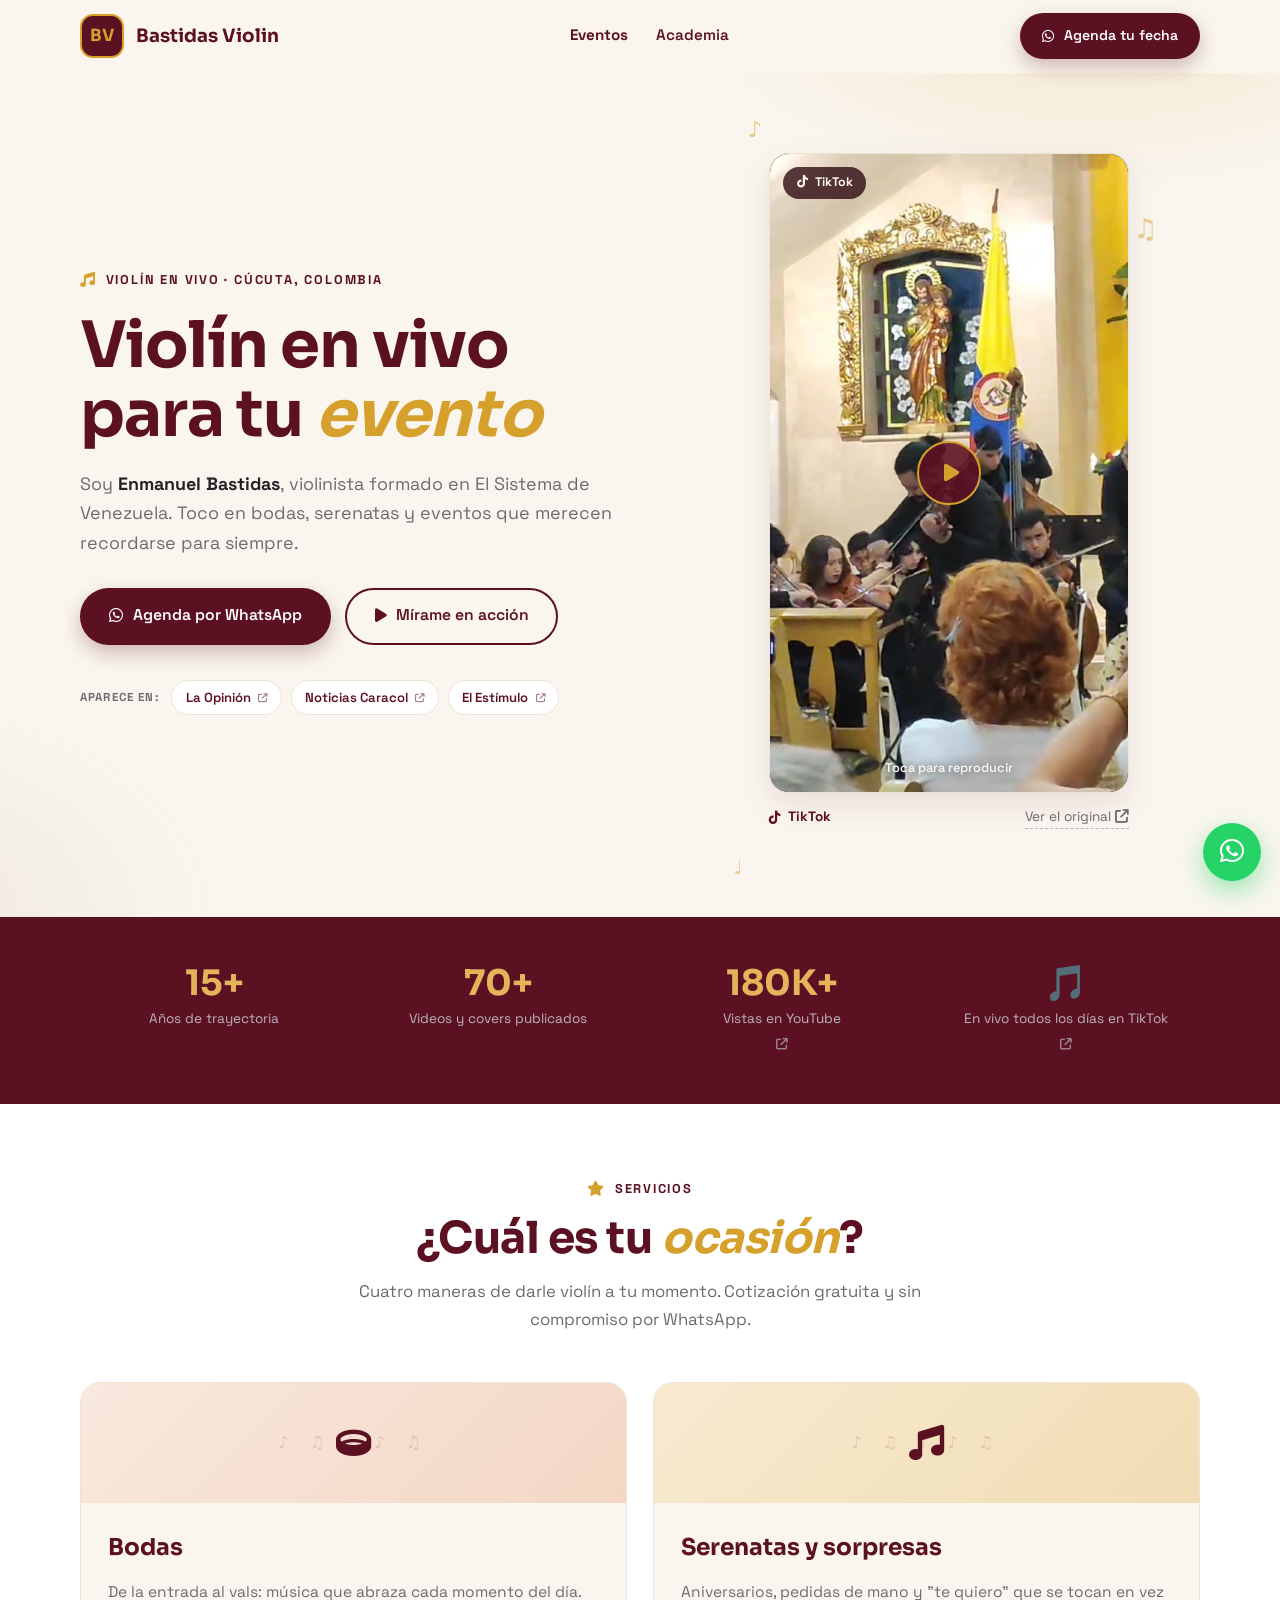
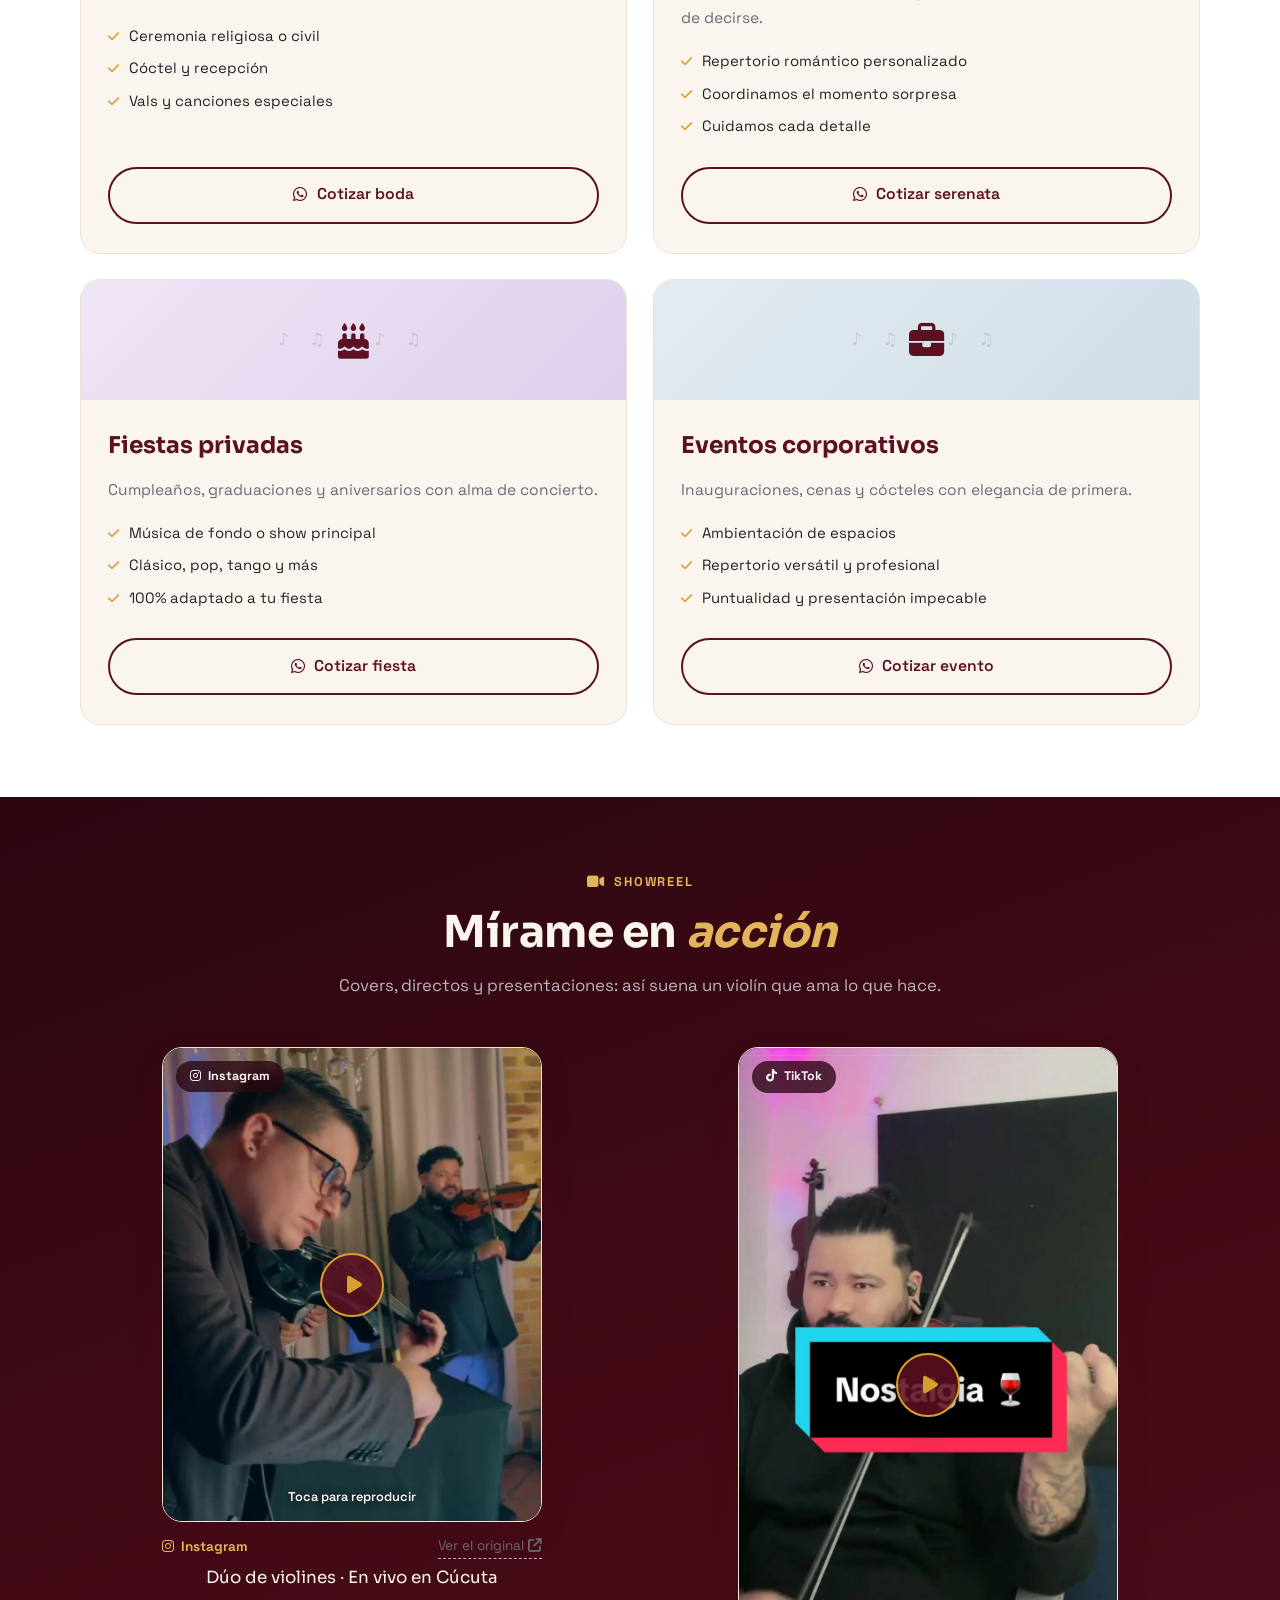
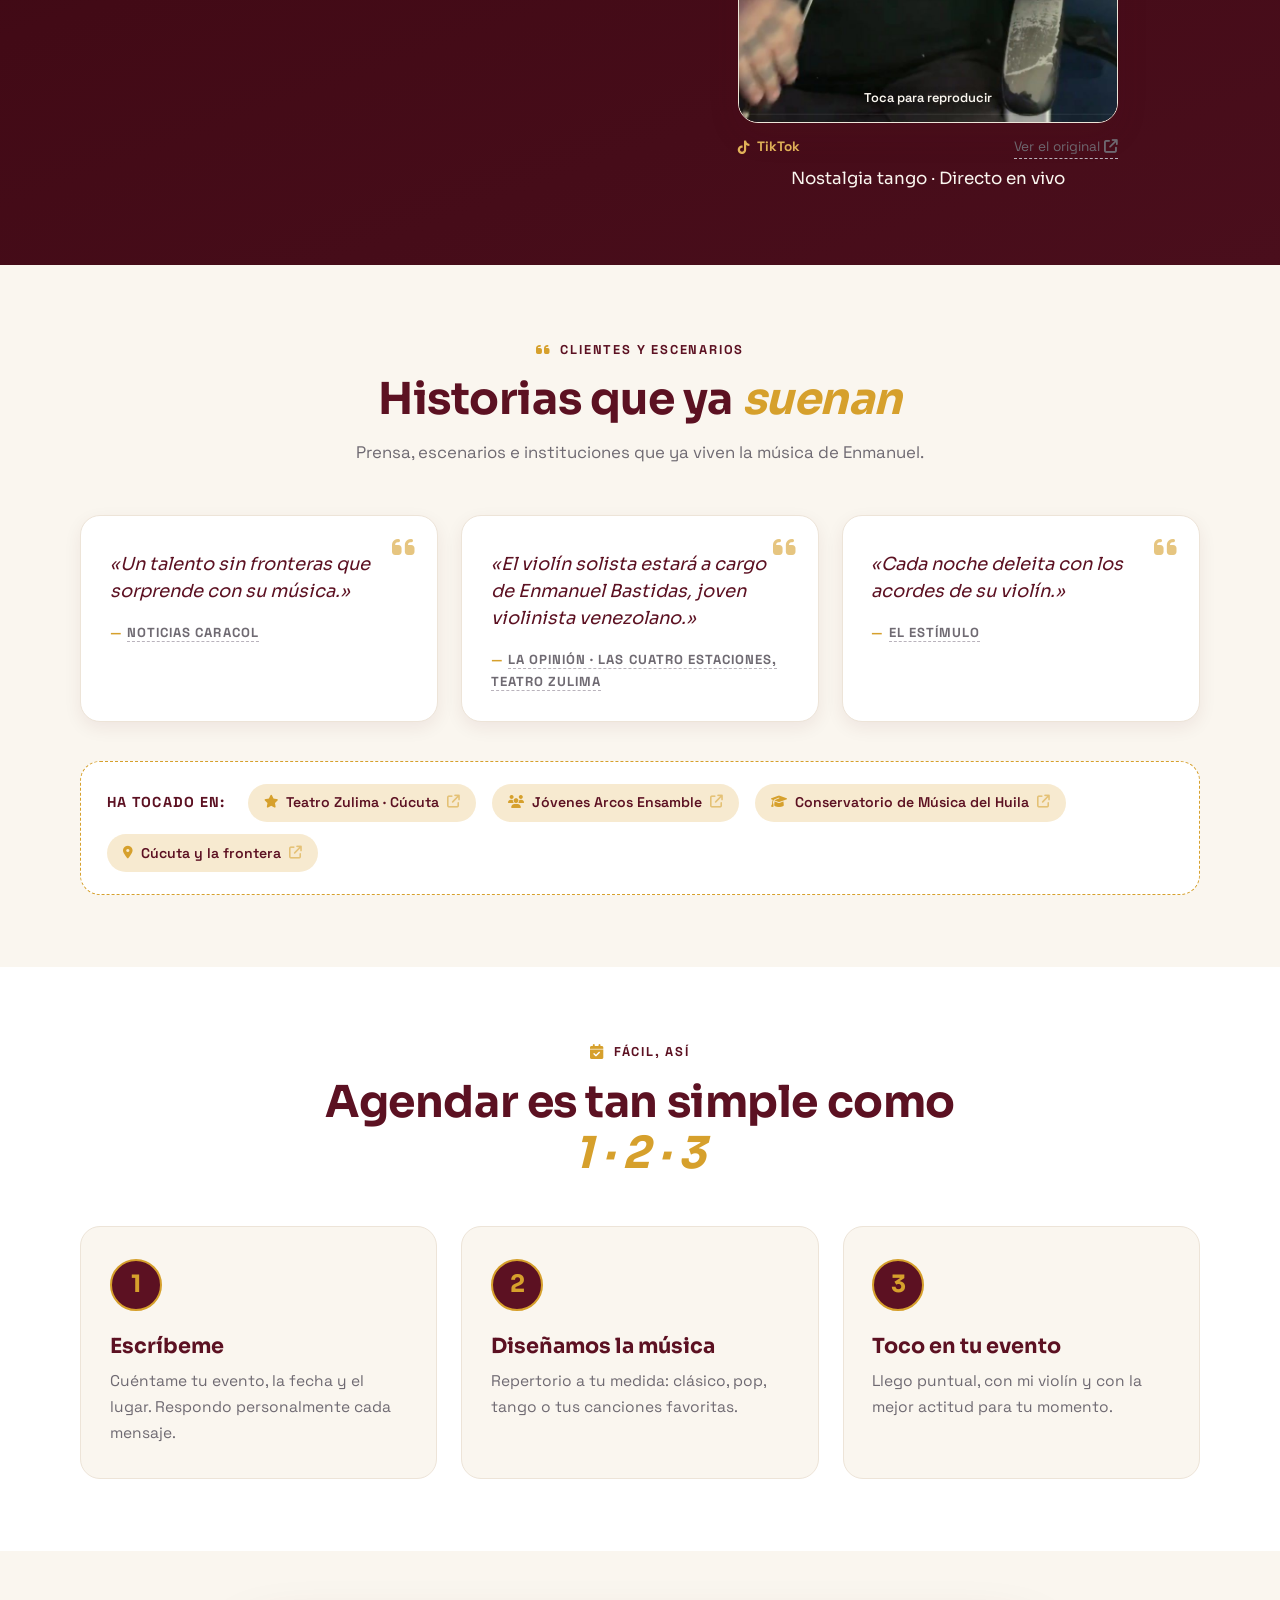
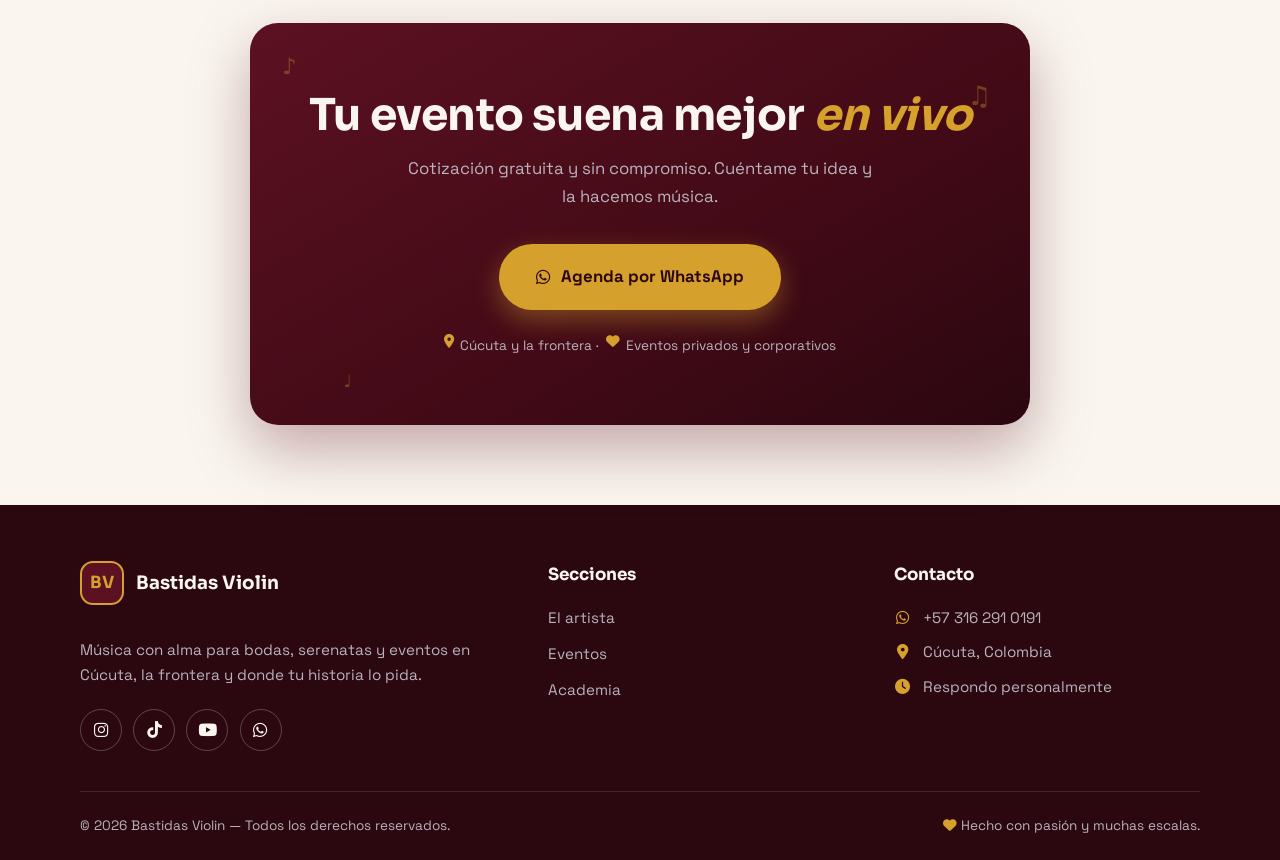
<file: eventos.html>
<!DOCTYPE html>
<html lang="es">
<head>
  <meta charset="UTF-8">
  <meta name="viewport" content="width=device-width, initial-scale=1.0">
  <title>Bastidas Violin · Violín en vivo para tu evento | Enmanuel Bastidas</title>
  <link rel="canonical" href="https://bastidasviolin.com/eventos.html">
  <meta name="description" content="Violín en vivo para bodas, serenatas y eventos en Cúcuta y la frontera. Violinista profesional. Cotiza gratis por WhatsApp.">
  <meta name="keywords" content="violinista Cúcuta, violín para bodas, serenata con violín, músico para eventos, Bastidas Violin, Enmanuel Bastidas">
  <meta name="theme-color" content="#5c1122">

  <!-- Open Graph -->
  <meta property="og:title" content="Bastidas Violin · Violín en vivo para tu evento">
  <meta property="og:description" content="Bodas, serenatas y eventos con violín en vivo. Cotización gratuita por WhatsApp.">
  <meta property="og:type" content="website">
  <meta property="og:locale" content="es_CO">
  <meta property="og:url" content="https://bastidasviolin.com/eventos.html">
  <!-- TODO: og:image (1200×630, assets/images/og-cover.jpg) cuando haya foto -->

  <!-- Twitter Card -->
  <meta name="twitter:card" content="summary">
  <meta name="twitter:title" content="Bastidas Violin · Violín en vivo para tu evento">
  <meta name="twitter:description" content="Bodas, serenatas y eventos con violín en vivo en Cúcuta. Cotiza por WhatsApp.">

  <!-- Datos estructurados (JSON-LD) -->
  <script type="application/ld+json">
  {
    "@context": "https://schema.org",
    "@type": "Person",
    "name": "Enmanuel Bastidas",
    "alternateName": "Bastidas Violin",
    "jobTitle": "Violinista",
    "description": "Violinista profesional para bodas, serenatas, fiestas y eventos corporativos en Cúcuta y la frontera colombo-venezolana.",
    "address": {
      "@type": "PostalAddress",
      "addressLocality": "Cúcuta",
      "addressRegion": "Norte de Santander",
      "addressCountry": "CO"
    },
    "sameAs": [
      "https://www.instagram.com/bastidasviolin/",
      "https://www.tiktok.com/@bastidasviolin",
      "https://www.youtube.com/@bastidasviolin"
    ],
    "makesOffer": [
      { "@type": "Offer", "itemOffered": { "@type": "Service", "name": "Violín en vivo para bodas" } },
      { "@type": "Offer", "itemOffered": { "@type": "Service", "name": "Serenatas con violín" } },
      { "@type": "Offer", "itemOffered": { "@type": "Service", "name": "Violín para fiestas privadas" } },
      { "@type": "Offer", "itemOffered": { "@type": "Service", "name": "Violín para eventos corporativos" } }
    ],
    "contactPoint": {
      "@type": "ContactPoint",
      "contactType": "Reservas",
      "telephone": "+57 316 291 0191",
      "availableLanguage": ["es"]
    }
  }
  </script>

  <!-- Favicon SVG -->
  <link rel="icon" type="image/svg+xml" href="data:image/svg+xml,<svg xmlns='http://www.w3.org/2000/svg' viewBox='0 0 100 100'><rect width='100' height='100' rx='22' fill='%235c1122'/><rect x='4' y='4' width='92' height='92' rx='19' fill='none' stroke='%23d6a02c' stroke-width='3'/><text x='50' y='66' font-family='Georgia, serif' font-size='42' font-weight='bold' fill='%23d6a02c' text-anchor='middle'>BV</text></svg>">

  <!-- Google Fonts & Font Awesome -->
  <link rel="preconnect" href="https://fonts.googleapis.com">
  <link rel="preconnect" href="https://fonts.gstatic.com" crossorigin>
  <link href="https://fonts.googleapis.com/css2?family=Sora:wght@400;500;600;700;800&family=Space+Grotesk:wght@400;500;600;700&display=swap" rel="stylesheet">
  <link rel="stylesheet" href="https://cdnjs.cloudflare.com/ajax/libs/font-awesome/6.5.1/css/all.min.css">

  <!-- Estilos -->
  <link rel="stylesheet" href="style.css">

  <!-- Clase JS para animaciones de entrada -->
  <script>document.documentElement.classList.add('js');</script>
</head>
<body>

  <a class="skip-link" href="#inicio">Saltar al contenido</a>

  <!-- ============ HEADER ============ -->
  <header class="site-header" id="header">
    <div class="container header-inner">

      <a href="index.html" class="brand">
        <span class="logo-badge" aria-hidden="true">BV</span>
        <span class="brand-text">
          <strong>Bastidas&nbsp;Violin</strong>
        </span>
      </a>

      <nav class="main-nav" id="mainNav" aria-label="Navegación principal">
        <ul class="nav-list">
          <li><a href="eventos.html" class="nav-link nav-link--active">Eventos</a></li>
          <li><a href="academia.html" class="nav-link">Academia</a></li>
        </ul>
        <a href="https://wa.me/573162910191" class="btn btn-primary btn-sm nav-cta wa-link" data-wa-key="general" target="_blank" rel="noopener">
          <i class="fa-brands fa-whatsapp" aria-hidden="true"></i>
          <span>Agenda tu fecha</span>
        </a>
      </nav>

      <div class="header-actions">
        <a href="https://wa.me/573162910191" class="btn btn-primary btn-sm header-cta wa-link" data-wa-key="general" target="_blank" rel="noopener">
          <i class="fa-brands fa-whatsapp" aria-hidden="true"></i>
          <span>Agenda tu fecha</span>
        </a>
        <button class="nav-toggle" id="navToggle" type="button" aria-expanded="false" aria-controls="mainNav" aria-label="Abrir menú de navegación">
          <i class="fa-solid fa-bars icon-open" aria-hidden="true"></i>
          <i class="fa-solid fa-xmark icon-close" aria-hidden="true"></i>
        </button>
      </div>

    </div>
  </header>

  <main>

    <!-- ============ HERO ============ -->
    <section class="hero" id="inicio">
      <div class="container hero-grid">

        <div class="hero-copy">
          <p class="kicker">
            <i class="fa-solid fa-music" aria-hidden="true"></i>
            <span>Violín en vivo · Cúcuta, Colombia</span>
          </p>
          <h1 class="hero-title">Violín en vivo para tu <span class="accent">evento</span></h1>
          <p class="hero-tagline">
            Soy <strong>Enmanuel Bastidas</strong>, violinista formado en El Sistema de Venezuela.
            Toco en bodas, serenatas y eventos que merecen recordarse para siempre.
          </p>
          <div class="hero-cta">
            <a href="https://wa.me/573162910191" class="btn btn-primary wa-link" data-wa-key="general" target="_blank" rel="noopener">
              <i class="fa-brands fa-whatsapp" aria-hidden="true"></i>
              <span>Agenda por WhatsApp</span>
            </a>
            <a href="#videos" class="btn btn-outline">
              <i class="fa-solid fa-play" aria-hidden="true"></i>
              <span>Mírame en acción</span>
            </a>
          </div>
          <p class="hero-press">
            <span class="hero-press-label">Aparece en:</span>
            <a class="press-chip" href="https://laopinion.co/la-o/la-orquesta-jovenes-arcos-se-presentara-en-el-teatro-zulima" target="_blank" rel="noopener">La Opinión <i class="fa-solid fa-arrow-up-right-from-square" aria-hidden="true"></i></a>
            <a class="press-chip" href="https://www.noticiascaracol.com/colombia/un-talento-sin-fronteras-venezolanos-sorprenden-con-su-musica-en-el-huila" target="_blank" rel="noopener">Noticias Caracol <i class="fa-solid fa-arrow-up-right-from-square" aria-hidden="true"></i></a>
            <a class="press-chip" href="https://elestimulo.com/cultura/2018-12-06/video-tres-musicos-venezolanos-imponen-el-ritmo-en-las-agitadas-noches-cucutenas/" target="_blank" rel="noopener">El Estímulo <i class="fa-solid fa-arrow-up-right-from-square" aria-hidden="true"></i></a>
          </p>
        </div>

        <figure class="hero-video reveal">
          <div class="video-facade"
               data-embed-url="https://www.tiktok.com/embed/v2/7600483230680190226"
               data-embed-title="Enmanuel Bastidas toca Vivaldi con su violín"
               data-embed-extra="96"
               role="button" tabindex="0"
               aria-label="Reproducir video de Enmanuel tocando Vivaldi (carga el reproductor de TikTok)">
            <img src="assets/images/video-vivaldi.jpg" alt="Enmanuel Bastidas tocando Vivaldi con su violín" width="478" height="850">
            <span class="facade-play" aria-hidden="true"><i class="fa-solid fa-play"></i></span>
            <span class="facade-platform" aria-hidden="true"><i class="fa-brands fa-tiktok"></i> TikTok</span>
            <span class="facade-hint" aria-hidden="true">Toca para reproducir</span>
          </div>
          <figcaption class="embed-caption">
            <span class="embed-platform"><i class="fa-brands fa-tiktok" aria-hidden="true"></i> TikTok</span>
            <a href="https://www.tiktok.com/@bastidasviolin/video/7600483230680190226" target="_blank" rel="noopener">Ver el original <i class="fa-solid fa-arrow-up-right-from-square" aria-hidden="true"></i></a>
          </figcaption>
          <span class="note note-1" aria-hidden="true">♪</span>
          <span class="note note-2" aria-hidden="true">♫</span>
          <span class="note note-3" aria-hidden="true">♩</span>
        </figure>

      </div>
    </section>

    <!-- ============ CIFRAS ============ -->
    <section class="stats-band" aria-label="Datos de trayectoria">
      <div class="container stats-grid">
        <div class="stat reveal">
          <span class="stat-value">15+</span>
          <span class="stat-label">Años de trayectoria</span>
        </div>
        <div class="stat reveal">
          <span class="stat-value">70+</span>
          <span class="stat-label">Videos y covers publicados</span>
        </div>
        <a class="stat stat-link reveal" href="https://www.youtube.com/@bastidasviolin" target="_blank" rel="noopener" aria-label="Canal de YouTube de Enmanuel Bastidas (se abre en pestaña nueva)">
          <span class="stat-value">180K+</span>
          <span class="stat-label">Vistas en YouTube</span>
          <i class="fa-solid fa-arrow-up-right-from-square stat-ext" aria-hidden="true"></i>
        </a>
        <a class="stat stat-link reveal" href="https://www.tiktok.com/@bastidasviolin/live" target="_blank" rel="noopener" aria-label="Directo de Bastidas Violin en TikTok (se abre en pestaña nueva)">
          <span class="stat-value">🎵</span>
          <span class="stat-label">En vivo todos los días en TikTok</span>
          <i class="fa-solid fa-arrow-up-right-from-square stat-ext" aria-hidden="true"></i>
        </a>
      </div>
    </section>

    <!-- ============ SERVICIOS ============ -->
    <section class="section section-white" id="servicios">
      <div class="container">
        <div class="section-head">
          <p class="kicker"><i class="fa-solid fa-star" aria-hidden="true"></i><span>Servicios</span></p>
          <h2 class="section-title">¿Cuál es tu <span class="accent">ocasión</span>?</h2>
          <p class="section-sub">Cuatro maneras de darle violín a tu momento. Cotización gratuita y sin compromiso por WhatsApp.</p>
        </div>

        <div class="services-grid">

          <article class="service reveal">
            <div class="service-media service-media--boda">
              <i class="fa-solid fa-ring" aria-hidden="true"></i>
            </div>
            <div class="service-body">
              <h3>Bodas</h3>
              <p>De la entrada al vals: música que abraza cada momento del día.</p>
              <ul class="service-list">
                <li><i class="fa-solid fa-check" aria-hidden="true"></i>Ceremonia religiosa o civil</li>
                <li><i class="fa-solid fa-check" aria-hidden="true"></i>Cóctel y recepción</li>
                <li><i class="fa-solid fa-check" aria-hidden="true"></i>Vals y canciones especiales</li>
              </ul>
              <a href="https://wa.me/573162910191" class="btn btn-outline btn-block wa-link" data-wa-key="boda" target="_blank" rel="noopener">
                <i class="fa-brands fa-whatsapp" aria-hidden="true"></i>
                <span>Cotizar boda</span>
              </a>
            </div>
          </article>

          <article class="service reveal">
            <div class="service-media service-media--serenata">
              <i class="fa-solid fa-music" aria-hidden="true"></i>
            </div>
            <div class="service-body">
              <h3>Serenatas y sorpresas</h3>
              <p>Aniversarios, pedidas de mano y "te quiero" que se tocan en vez de decirse.</p>
              <ul class="service-list">
                <li><i class="fa-solid fa-check" aria-hidden="true"></i>Repertorio romántico personalizado</li>
                <li><i class="fa-solid fa-check" aria-hidden="true"></i>Coordinamos el momento sorpresa</li>
                <li><i class="fa-solid fa-check" aria-hidden="true"></i>Cuidamos cada detalle</li>
              </ul>
              <a href="https://wa.me/573162910191" class="btn btn-outline btn-block wa-link" data-wa-key="serenata" target="_blank" rel="noopener">
                <i class="fa-brands fa-whatsapp" aria-hidden="true"></i>
                <span>Cotizar serenata</span>
              </a>
            </div>
          </article>

          <article class="service reveal">
            <div class="service-media service-media--fiesta">
              <i class="fa-solid fa-cake-candles" aria-hidden="true"></i>
            </div>
            <div class="service-body">
              <h3>Fiestas privadas</h3>
              <p>Cumpleaños, graduaciones y aniversarios con alma de concierto.</p>
              <ul class="service-list">
                <li><i class="fa-solid fa-check" aria-hidden="true"></i>Música de fondo o show principal</li>
                <li><i class="fa-solid fa-check" aria-hidden="true"></i>Clásico, pop, tango y más</li>
                <li><i class="fa-solid fa-check" aria-hidden="true"></i>100% adaptado a tu fiesta</li>
              </ul>
              <a href="https://wa.me/573162910191" class="btn btn-outline btn-block wa-link" data-wa-key="fiesta" target="_blank" rel="noopener">
                <i class="fa-brands fa-whatsapp" aria-hidden="true"></i>
                <span>Cotizar fiesta</span>
              </a>
            </div>
          </article>

          <article class="service reveal">
            <div class="service-media service-media--corporativo">
              <i class="fa-solid fa-briefcase" aria-hidden="true"></i>
            </div>
            <div class="service-body">
              <h3>Eventos corporativos</h3>
              <p>Inauguraciones, cenas y cócteles con elegancia de primera.</p>
              <ul class="service-list">
                <li><i class="fa-solid fa-check" aria-hidden="true"></i>Ambientación de espacios</li>
                <li><i class="fa-solid fa-check" aria-hidden="true"></i>Repertorio versátil y profesional</li>
                <li><i class="fa-solid fa-check" aria-hidden="true"></i>Puntualidad y presentación impecable</li>
              </ul>
              <a href="https://wa.me/573162910191" class="btn btn-outline btn-block wa-link" data-wa-key="corporativo" target="_blank" rel="noopener">
                <i class="fa-brands fa-whatsapp" aria-hidden="true"></i>
                <span>Cotizar evento</span>
              </a>
            </div>
          </article>

        </div>
      </div>
    </section>

    <!-- ============ VIDEOS / SHOWREEL ============ -->
    <section class="section section-dark" id="videos">
      <div class="container">
        <div class="section-head">
          <p class="kicker kicker-light"><i class="fa-solid fa-video" aria-hidden="true"></i><span>Showreel</span></p>
          <h2 class="section-title">Mírame en <span class="accent">acción</span></h2>
          <p class="section-sub">Covers, directos y presentaciones: así suena un violín que ama lo que hace.</p>
        </div>

        <div class="videos-grid">

          <figure class="video-card reveal">
            <div class="video-facade video-facade--ig"
                 data-embed-url="https://www.instagram.com/reel/DMyrLvBMv_1/embed"
                 data-embed-title="Dúo de violines en vivo en Cúcuta"
                 data-embed-extra="44"
                 role="button" tabindex="0"
                 aria-label="Reproducir video del dúo de violines en Cúcuta (carga el reproductor de Instagram)">
              <img src="assets/images/video-duo-violines.jpg" alt="Dúo de violines de Enmanuel Bastidas en Cúcuta" loading="lazy" width="480" height="600">
              <span class="facade-play" aria-hidden="true"><i class="fa-solid fa-play"></i></span>
              <span class="facade-platform" aria-hidden="true"><i class="fa-brands fa-instagram"></i> Instagram</span>
              <span class="facade-hint" aria-hidden="true">Toca para reproducir</span>
            </div>
            <figcaption class="embed-caption">
              <span class="embed-platform"><i class="fa-brands fa-instagram" aria-hidden="true"></i> Instagram</span>
              <a href="https://www.instagram.com/reel/DMyrLvBMv_1/" target="_blank" rel="noopener">Ver el original <i class="fa-solid fa-arrow-up-right-from-square" aria-hidden="true"></i></a>
            </figcaption>
            <p class="video-title">Dúo de violines · En vivo en Cúcuta</p>
          </figure>

          <figure class="video-card reveal">
            <div class="video-facade"
                 data-embed-url="https://www.tiktok.com/embed/v2/7618762327868968213"
                 data-embed-title="Enmanuel Bastidas toca Nostalgia Tango"
                 data-embed-extra="96"
                 role="button" tabindex="0"
                 aria-label="Reproducir video de Enmanuel tocando Nostalgia Tango (carga el reproductor de TikTok)">
              <img src="assets/images/video-nostalgia-tango.jpg" alt="Enmanuel Bastidas tocando Nostalgia Tango con su violín" loading="lazy" width="576" height="844">
              <span class="facade-play" aria-hidden="true"><i class="fa-solid fa-play"></i></span>
              <span class="facade-platform" aria-hidden="true"><i class="fa-brands fa-tiktok"></i> TikTok</span>
              <span class="facade-hint" aria-hidden="true">Toca para reproducir</span>
            </div>
            <figcaption class="embed-caption">
              <span class="embed-platform"><i class="fa-brands fa-tiktok" aria-hidden="true"></i> TikTok</span>
              <a href="https://www.tiktok.com/@bastidasviolin/video/7618762327868968213" target="_blank" rel="noopener">Ver el original <i class="fa-solid fa-arrow-up-right-from-square" aria-hidden="true"></i></a>
            </figcaption>
            <p class="video-title">Nostalgia tango · Directo en vivo</p>
          </figure>

        </div>
      </div>
    </section>

    <!-- ============ CLIENTES Y ESCENARIOS ============ -->
    <!-- TODO: cuando haya testimonios reales de clientes de eventos, agregarlos aquí como cards de cita -->
    <section class="section section-cream" id="clientes">
      <div class="container">
        <div class="section-head">
          <p class="kicker"><i class="fa-solid fa-quote-left" aria-hidden="true"></i><span>Clientes y escenarios</span></p>
          <h2 class="section-title">Historias que ya <span class="accent">suenan</span></h2>
          <p class="section-sub">Prensa, escenarios e instituciones que ya viven la música de Enmanuel.</p>
        </div>

        <div class="quotes-grid">
          <article class="quote reveal">
            <i class="fa-solid fa-quote-left quote-icon" aria-hidden="true"></i>
            <blockquote>«Un talento sin fronteras que sorprende con su música.»</blockquote>
            <cite><a href="https://www.noticiascaracol.com/colombia/un-talento-sin-fronteras-venezolanos-sorprenden-con-su-musica-en-el-huila" target="_blank" rel="noopener">Noticias Caracol</a></cite>
          </article>
          <article class="quote reveal">
            <i class="fa-solid fa-quote-left quote-icon" aria-hidden="true"></i>
            <blockquote>«El violín solista estará a cargo de Enmanuel Bastidas, joven violinista venezolano.»</blockquote>
            <cite><a href="https://laopinion.co/la-o/la-orquesta-jovenes-arcos-se-presentara-en-el-teatro-zulima" target="_blank" rel="noopener">La Opinión · Las Cuatro Estaciones, Teatro Zulima</a></cite>
          </article>
          <article class="quote reveal">
            <i class="fa-solid fa-quote-left quote-icon" aria-hidden="true"></i>
            <blockquote>«Cada noche deleita con los acordes de su violín.»</blockquote>
            <cite><a href="https://elestimulo.com/cultura/2018-12-06/video-tres-musicos-venezolanos-imponen-el-ritmo-en-las-agitadas-noches-cucutenas/" target="_blank" rel="noopener">El Estímulo</a></cite>
          </article>
        </div>

        <div class="stages-strip reveal" aria-label="Escenarios donde ha tocado">
          <span class="stages-label">Ha tocado en:</span>
          <a class="stage-chip" href="https://www.facebook.com/279280702182449" target="_blank" rel="noopener">
            <i class="fa-solid fa-star" aria-hidden="true"></i><span class="chip-text">Teatro Zulima · Cúcuta</span><i class="fa-solid fa-arrow-up-right-from-square chip-ext" aria-hidden="true"></i>
          </a>
          <a class="stage-chip" href="https://www.orquestajovenesarcos.com/ensamble-j%C3%B3venes-arcos" target="_blank" rel="noopener">
            <i class="fa-solid fa-users" aria-hidden="true"></i><span class="chip-text">Jóvenes Arcos Ensamble</span><i class="fa-solid fa-arrow-up-right-from-square chip-ext" aria-hidden="true"></i>
          </a>
          <a class="stage-chip" href="https://www.huila.gov.co/publicaciones/16104/conservatorio-del-huila-la-institucion-musical-y-artistica-que-forma-nuevos-y-mejores-ciudadanos/" target="_blank" rel="noopener">
            <i class="fa-solid fa-graduation-cap" aria-hidden="true"></i><span class="chip-text">Conservatorio de Música del Huila</span><i class="fa-solid fa-arrow-up-right-from-square chip-ext" aria-hidden="true"></i>
          </a>
          <a class="stage-chip" href="https://elestimulo.com/cultura/2018-12-06/video-tres-musicos-venezolanos-imponen-el-ritmo-en-las-agitadas-noches-cucutenas/" target="_blank" rel="noopener">
            <i class="fa-solid fa-location-dot" aria-hidden="true"></i><span class="chip-text">Cúcuta y la frontera</span><i class="fa-solid fa-arrow-up-right-from-square chip-ext" aria-hidden="true"></i>
          </a>
        </div>
      </div>
    </section>

    <!-- ============ CÓMO FUNCIONA ============ -->
    <section class="section section-white" id="como">
      <div class="container">
        <div class="section-head">
          <p class="kicker"><i class="fa-solid fa-calendar-check" aria-hidden="true"></i><span>Fácil, así</span></p>
          <h2 class="section-title">Agendar es tan simple como <span class="accent">1 · 2 · 3</span></h2>
        </div>

        <div class="steps-grid">
          <article class="step reveal">
            <span class="step-num">1</span>
            <h3>Escríbeme</h3>
            <p>Cuéntame tu evento, la fecha y el lugar. Respondo personalmente cada mensaje.</p>
          </article>
          <article class="step reveal">
            <span class="step-num">2</span>
            <h3>Diseñamos la música</h3>
            <p>Repertorio a tu medida: clásico, pop, tango o tus canciones favoritas.</p>
          </article>
          <article class="step reveal">
            <span class="step-num">3</span>
            <h3>Toco en tu evento</h3>
            <p>Llego puntual, con mi violín y con la mejor actitud para tu momento.</p>
          </article>
        </div>
      </div>
    </section>

    <!-- ============ CTA FINAL ============ -->
    <section class="section section-cta" id="agenda">
      <div class="container">
        <div class="cta-card reveal">
          <span class="note note-1" aria-hidden="true">♪</span>
          <span class="note note-2" aria-hidden="true">♫</span>
          <span class="note note-3" aria-hidden="true">♩</span>
          <h2 class="section-title">Tu evento suena mejor <span class="accent">en vivo</span></h2>
          <p class="section-sub">Cotización gratuita y sin compromiso. Cuéntame tu idea y la hacemos música.</p>
          <a href="https://wa.me/573162910191" class="btn btn-gold btn-lg wa-link" data-wa-key="general" target="_blank" rel="noopener">
            <i class="fa-brands fa-whatsapp" aria-hidden="true"></i>
            <span>Agenda por WhatsApp</span>
          </a>
          <p class="cta-micro">
            <i class="fa-solid fa-location-dot" aria-hidden="true"></i> Cúcuta y la frontera
            ·
            <i class="fa-solid fa-heart" aria-hidden="true"></i> Eventos privados y corporativos
          </p>
        </div>
      </div>
    </section>

  </main>

  <!-- ============ FOOTER ============ -->
  <footer class="site-footer">
    <div class="container footer-grid">

      <div class="f-brand">
        <a href="#inicio" class="brand">
          <span class="logo-badge" aria-hidden="true">BV</span>
          <span class="brand-text">
            <strong>Bastidas Violin</strong>
          </span>
        </a>
        <p class="f-tagline">Música con alma para bodas, serenatas y eventos en Cúcuta, la frontera y donde tu historia lo pida.</p>
        <div class="social-list" aria-label="Redes sociales">
          <a href="https://www.instagram.com/bastidasviolin/" class="social-link" target="_blank" rel="noopener" aria-label="Instagram"><i class="fa-brands fa-instagram" aria-hidden="true"></i></a>
          <a href="https://www.tiktok.com/@bastidasviolin" class="social-link" target="_blank" rel="noopener" aria-label="TikTok"><i class="fa-brands fa-tiktok" aria-hidden="true"></i></a>
          <a href="https://www.youtube.com/@bastidasviolin" class="social-link" target="_blank" rel="noopener" aria-label="YouTube"><i class="fa-brands fa-youtube" aria-hidden="true"></i></a>
          <a href="https://wa.me/573162910191" class="social-link wa-link" data-wa-key="general" target="_blank" rel="noopener" aria-label="WhatsApp"><i class="fa-brands fa-whatsapp" aria-hidden="true"></i></a>
        </div>
      </div>

      <nav class="f-col" aria-label="Secciones">
        <h2 class="f-title">Secciones</h2>
        <ul class="f-links">
          <li><a href="index.html">El artista</a></li>
          <li><a href="eventos.html">Eventos</a></li>
          <li><a href="academia.html">Academia</a></li>
        </ul>
      </nav>

      <div class="f-col">
        <h2 class="f-title">Contacto</h2>
        <ul class="f-links f-contact">
          <li><i class="fa-brands fa-whatsapp" aria-hidden="true"></i><span>+57 316 291 0191</span></li>
          <li><i class="fa-solid fa-location-dot" aria-hidden="true"></i><span>Cúcuta, Colombia</span></li>
          <li><i class="fa-solid fa-clock" aria-hidden="true"></i><span>Respondo personalmente</span></li>
        </ul>
      </div>

    </div>
    <div class="container footer-bottom">
      <p>© <span id="year">2026</span> Bastidas Violin — Todos los derechos reservados.</p>
      <p class="f-made"><i class="fa-solid fa-heart" aria-hidden="true"></i> Hecho con pasión y muchas escalas.</p>
    </div>
  </footer>

  <!-- Botón flotante de WhatsApp -->
  <a href="https://wa.me/573162910191" class="wa-float wa-link" data-wa-key="general" target="_blank" rel="noopener" aria-label="Chatear por WhatsApp">
    <i class="fa-brands fa-whatsapp" aria-hidden="true"></i>
  </a>

  <script src="script.js"></script>
</body>
</html>
</file>
<file: style.css>
/* ============================================================
   BASTIDAS VIOLIN — Landing de eventos
   Diseño fresco y luminoso · Mobile-first · Accesible
   ============================================================ */

:root {
  /* Paleta */
  --vino: #5c1122;
  --vino-dark: #420a16;
  --vino-deep: #2b0710;
  --oro: #d6a02c;
  --oro-claro: #e3b45a;
  --oro-bg: #f7ead0;
  --crema: #faf6ef;
  --blanco: #ffffff;
  --texto: #262026;
  --gris: #6f6a72;
  --gris-claro: #b9b3bc;
  --borde: #ede4d8;
  --wa-green: #25d366;

  /* Tipografía */
  --font-display: "Sora", "Segoe UI", system-ui, sans-serif;
  --font-body: "Space Grotesk", system-ui, -apple-system, sans-serif;

  /* Ritmo */
  --radius: 20px;
  --radius-sm: 12px;
  --shadow: 0 12px 32px rgba(92, 17, 34, 0.10);
  --shadow-soft: 0 6px 18px rgba(92, 17, 34, 0.07);
  --container: 1120px;
}

/* ============ Reset ============ */
*, *::before, *::after { box-sizing: border-box; }
body, h1, h2, h3, p, figure, blockquote, ul, cite { margin: 0; }
ul { padding: 0; list-style: none; }
img { max-width: 100%; display: block; }

html { scroll-padding-top: 92px; }
@media (prefers-reduced-motion: no-preference) {
  html { scroll-behavior: smooth; }
}

body {
  font-family: var(--font-body);
  color: var(--texto);
  background: var(--crema);
  line-height: 1.65;
  font-size: 1rem;
  -webkit-font-smoothing: antialiased;
}

::selection { background: var(--oro); color: var(--vino-deep); }

/* ============ Utilidades ============ */
.container {
  width: min(100% - 2.5rem, var(--container));
  margin-inline: auto;
}

.section { padding: 4.5rem 0; }
.section-white { background: var(--blanco); }
.section-cream { background: var(--crema); }
.section-dark {
  background: linear-gradient(160deg, var(--vino-deep) 0%, var(--vino-dark) 55%, #4a0e1c 100%);
  color: var(--crema);
}

.section-head { max-width: 640px; margin: 0 auto 3rem; text-align: center; }
.section-title {
  font-family: var(--font-display);
  font-size: clamp(1.9rem, 4.5vw, 2.75rem);
  font-weight: 700;
  line-height: 1.15;
  color: var(--vino);
  letter-spacing: -0.01em;
}
.section-dark .section-title { color: var(--crema); }
.accent { color: var(--oro); font-style: italic; }
.section-dark .accent { color: var(--oro-claro); }
.section-sub { margin-top: 0.9rem; color: var(--gris); font-size: 1.05rem; }
.section-dark .section-sub { color: var(--gris-claro); }

.kicker {
  display: inline-flex;
  align-items: center;
  gap: 0.55rem;
  font-size: 0.8rem;
  font-weight: 700;
  letter-spacing: 0.14em;
  text-transform: uppercase;
  color: var(--vino);
  margin-bottom: 0.9rem;
}
.kicker i { color: var(--oro); font-size: 0.95rem; }
.kicker-light { color: var(--oro-claro); }
.kicker-light i { color: var(--oro-claro); }

/* ============ Botones ============ */
.btn {
  display: inline-flex;
  align-items: center;
  justify-content: center;
  gap: 0.6rem;
  padding: 0.85rem 1.7rem;
  border-radius: 999px;
  border: 2px solid transparent;
  font-family: var(--font-body);
  font-weight: 600;
  font-size: 0.98rem;
  text-decoration: none;
  cursor: pointer;
  transition: transform 0.2s ease, box-shadow 0.2s ease, background 0.2s ease;
}
.btn:active { transform: scale(0.97); }

.btn-primary {
  background: var(--vino);
  color: var(--blanco);
  box-shadow: 0 8px 20px rgba(92, 17, 34, 0.28);
}
.btn-primary:hover { background: var(--vino-dark); box-shadow: 0 12px 26px rgba(92, 17, 34, 0.35); }

.btn-outline {
  border-color: var(--vino);
  color: var(--vino);
  background: transparent;
}
.btn-outline:hover { background: var(--vino); color: var(--blanco); }

.btn-gold {
  background: var(--oro);
  color: var(--vino-deep);
  box-shadow: 0 10px 26px rgba(214, 160, 44, 0.4);
  font-weight: 700;
}
.btn-gold:hover { background: var(--oro-claro); transform: translateY(-2px); }

.btn-sm { padding: 0.6rem 1.25rem; font-size: 0.88rem; }
.btn-lg { padding: 1.05rem 2.2rem; font-size: 1.05rem; }
.btn-block { width: 100%; }

/* ============ Accesibilidad ============ */
.skip-link {
  position: absolute;
  left: 1rem;
  top: -100%;
  z-index: 200;
  background: var(--vino);
  color: var(--blanco);
  padding: 0.7rem 1.2rem;
  border-radius: 0 0 12px 12px;
  text-decoration: none;
  font-weight: 600;
  transition: top 0.2s ease;
}
.skip-link:focus { top: 0; }

:focus-visible {
  outline: 3px solid var(--oro);
  outline-offset: 3px;
  border-radius: 4px;
}

/* ============ Header ============ */
.site-header {
  position: sticky;
  top: 0;
  z-index: 100;
  background: rgba(250, 246, 239, 0.92);
  backdrop-filter: blur(10px);
  -webkit-backdrop-filter: blur(10px);
  border-bottom: 1px solid transparent;
  transition: border-color 0.25s ease, box-shadow 0.25s ease;
}
.site-header.scrolled {
  border-color: var(--borde);
  box-shadow: 0 4px 18px rgba(92, 17, 34, 0.08);
}

.header-inner {
  display: flex;
  align-items: center;
  justify-content: space-between;
  gap: 1.5rem;
  min-height: 72px;
}

.brand {
  display: inline-flex;
  align-items: center;
  gap: 0.75rem;
  text-decoration: none;
  color: var(--vino);
}
.logo-badge {
  width: 44px;
  height: 44px;
  display: grid;
  place-items: center;
  border-radius: 13px;
  background: var(--vino);
  color: var(--oro);
  font-family: var(--font-display);
  font-weight: 700;
  font-size: 1.05rem;
  border: 2px solid var(--oro);
  flex-shrink: 0;
}
.brand-text { display: flex; flex-direction: column; line-height: 1.2; }
.brand-text strong { font-family: var(--font-display); font-size: 1.15rem; font-weight: 700; }
.brand-text small { font-size: 0.72rem; color: var(--gris); letter-spacing: 0.04em; text-transform: uppercase; }

.main-nav { display: none; }
.header-actions { display: flex; align-items: center; gap: 0.9rem; }
.header-cta { display: none; }

.nav-toggle {
  width: 46px;
  height: 46px;
  border-radius: 12px;
  border: 2px solid var(--borde);
  background: var(--blanco);
  color: var(--vino);
  font-size: 1.1rem;
  cursor: pointer;
  display: inline-grid;
  place-items: center;
  transition: background 0.2s ease;
}
.nav-toggle:hover { background: var(--oro-bg); }
.nav-toggle .icon-close { display: none; }
.nav-toggle[aria-expanded="true"] .icon-open { display: none; }
.nav-toggle[aria-expanded="true"] .icon-close { display: block; }

/* Menú móvil desplegable */
@media (max-width: 899px) {
  .main-nav {
    display: block;
    position: absolute;
    inset: 100% 0 auto 0;
    background: var(--blanco);
    border-bottom: 1px solid var(--borde);
    box-shadow: 0 18px 30px rgba(92, 17, 34, 0.12);
    padding: 1rem 1.25rem 1.4rem;
    max-height: 0;
    overflow: hidden;
    visibility: hidden;
    transition: max-height 0.3s ease, padding 0.3s ease, visibility 0.3s;
  }
  .main-nav.open {
    max-height: 420px;
    padding: 1.1rem 1.25rem 1.5rem;
    visibility: visible;
  }
  .nav-list { display: flex; flex-direction: column; gap: 0.2rem; margin-bottom: 1rem; }
  .nav-link {
    display: block;
    padding: 0.8rem 1rem;
    border-radius: 12px;
    color: var(--vino);
    text-decoration: none;
    font-weight: 600;
    font-size: 1.05rem;
  }
  .nav-link:hover { background: var(--oro-bg); }
  .nav-cta { width: 100%; }
}

@media (min-width: 900px) {
  .main-nav {
    display: flex;
    align-items: center;
    gap: 1.75rem;
  }
  .nav-list { display: flex; align-items: center; gap: 1.75rem; }
  .nav-link {
    position: relative;
    color: var(--vino);
    text-decoration: none;
    font-weight: 600;
    font-size: 0.95rem;
    padding: 0.4rem 0;
  }
  .nav-link::after {
    content: "";
    position: absolute;
    left: 0;
    right: 100%;
    bottom: 0;
    height: 2px;
    background: var(--oro);
    transition: right 0.25s ease;
  }
  .nav-link:hover::after, .nav-link.active::after { right: 0; }
  .nav-cta { display: none; }
  .nav-toggle { display: none; }
  .header-cta { display: inline-flex; }
}

/* ============ Hero ============ */
.hero {
  position: relative;
  overflow: hidden;
  padding: 4rem 0 4.5rem;
  background:
    radial-gradient(600px 300px at 85% -10%, rgba(214, 160, 44, 0.18), transparent 70%),
    radial-gradient(500px 320px at -10% 100%, rgba(92, 17, 34, 0.07), transparent 70%),
    var(--crema);
}

.hero-grid {
  display: grid;
  gap: 3rem;
  align-items: center;
}
@media (min-width: 900px) {
  .hero-grid { grid-template-columns: 1.05fr 0.95fr; gap: 4rem; }
}

.hero-title {
  font-family: var(--font-display);
  font-size: clamp(2.4rem, 7vw, 4rem);
  font-weight: 700;
  line-height: 1.08;
  color: var(--vino);
  letter-spacing: -0.015em;
  margin-top: 0.4rem;
}

.hero-tagline {
  margin-top: 1.2rem;
  font-size: 1.12rem;
  color: var(--gris);
  max-width: 34rem;
}
.hero-tagline strong { color: var(--texto); }

.hero-cta {
  display: flex;
  flex-wrap: wrap;
  gap: 0.9rem;
  margin-top: 1.9rem;
}

.hero-press {
  display: flex;
  flex-wrap: wrap;
  align-items: center;
  gap: 0.55rem;
  margin-top: 2.2rem;
  font-size: 0.85rem;
}
.hero-press-label {
  color: var(--gris);
  text-transform: uppercase;
  letter-spacing: 0.1em;
  font-size: 0.72rem;
  font-weight: 700;
  margin-right: 0.25rem;
}
.press-chip {
  display: inline-flex;
  align-items: center;
  gap: 0.45rem;
  background: var(--blanco);
  border: 1px solid var(--borde);
  color: var(--vino);
  padding: 0.35rem 0.85rem;
  border-radius: 999px;
  font-weight: 600;
  font-size: 0.82rem;
  text-decoration: none;
  transition: background 0.2s ease, color 0.2s ease, border-color 0.2s ease, transform 0.2s ease;
}
.press-chip i { font-size: 0.58rem; opacity: 0.55; }
.press-chip:hover {
  background: var(--vino);
  border-color: var(--vino);
  color: var(--crema);
  transform: translateY(-2px);
}
.press-chip:hover i { color: var(--oro-claro); opacity: 1; }

/* Notas musicales decorativas */
.note {
  position: absolute;
  color: var(--oro);
  opacity: 0.5;
  font-size: 1.4rem;
  pointer-events: none;
  user-select: none;
}
@media (prefers-reduced-motion: no-preference) {
  .note { animation: floaty 5s ease-in-out infinite; }
  .note-2 { animation-delay: 1.2s; }
  .note-3 { animation-delay: 2.4s; }
}
@keyframes floaty {
  0%, 100% { transform: translateY(0) rotate(-6deg); }
  50% { transform: translateY(-12px) rotate(6deg); }
}

/* ============ Embeds de video (click para cargar) ============ */
.hero-video {
  position: relative;
  margin: 0;
  width: 100%;
  max-width: 360px;
  justify-self: center;
}

.video-facade {
  position: relative;
  display: block;
  width: 100%;
  aspect-ratio: 9 / 16;
  border-radius: var(--radius);
  overflow: hidden;
  cursor: pointer;
  background: var(--vino-deep);
  border: 1px solid var(--borde);
  box-shadow: var(--shadow);
  user-select: none;
  -webkit-user-select: none;
}
.video-facade--ig { aspect-ratio: 4 / 5; }
.video-facade img {
  position: absolute;
  inset: 0;
  width: 100%;
  height: 100%;
  object-fit: cover;
  transition: transform 0.35s ease;
}
.video-facade:hover img { transform: scale(1.04); }
.video-facade iframe {
  position: absolute;
  inset: 0;
  width: 100%;
  height: 100%;
  border: 0;
}
.video-facade:focus-visible { outline: 3px solid var(--oro); outline-offset: 3px; }

.facade-play {
  position: absolute;
  top: 50%;
  left: 50%;
  transform: translate(-50%, -50%);
  width: 64px;
  height: 64px;
  display: grid;
  place-items: center;
  border-radius: 50%;
  background: rgba(92, 17, 34, 0.88);
  border: 2px solid var(--oro);
  color: var(--oro);
  font-size: 1.25rem;
  padding-left: 5px;
  box-shadow: 0 10px 26px rgba(0, 0, 0, 0.35);
  transition: transform 0.2s ease, background 0.2s ease, color 0.2s ease;
}
.video-facade:hover .facade-play {
  transform: translate(-50%, -50%) scale(1.1);
  background: var(--oro);
  color: var(--vino-deep);
}
.facade-platform {
  position: absolute;
  top: 0.8rem;
  left: 0.8rem;
  display: inline-flex;
  align-items: center;
  gap: 0.45rem;
  background: rgba(43, 7, 16, 0.78);
  color: var(--crema);
  font-size: 0.78rem;
  font-weight: 700;
  padding: 0.35rem 0.85rem;
  border-radius: 999px;
  backdrop-filter: blur(4px);
  -webkit-backdrop-filter: blur(4px);
}
.facade-hint {
  position: absolute;
  left: 0;
  right: 0;
  bottom: 0.9rem;
  text-align: center;
  color: var(--crema);
  font-size: 0.8rem;
  font-weight: 600;
  text-shadow: 0 1px 10px rgba(0, 0, 0, 0.65);
}

.embed-caption {
  display: flex;
  align-items: center;
  justify-content: space-between;
  gap: 1rem;
  margin-top: 0.8rem;
  font-size: 0.85rem;
}
.embed-platform {
  display: inline-flex;
  align-items: center;
  gap: 0.45rem;
  color: var(--vino);
  font-weight: 700;
}
.hero-video .embed-platform { color: var(--vino); }
.video-card .embed-platform { color: var(--oro-claro); }
.embed-caption a {
  color: var(--gris);
  text-decoration: none;
  border-bottom: 1px dashed var(--gris-claro);
}
.embed-caption a:hover { color: var(--vino); border-color: var(--vino); }

.video-title {
  margin-top: 0.35rem;
  font-family: var(--font-display);
  font-size: 1.05rem;
  color: var(--crema);
  text-align: center;
}

/* ============ Cifras ============ */
.stats-band {
  background: var(--vino);
  color: var(--crema);
  padding: 2.2rem 0;
}
.stats-grid {
  display: grid;
  grid-template-columns: repeat(2, 1fr);
  gap: 1.75rem 1rem;
  text-align: center;
}
@media (min-width: 900px) {
  .stats-grid { grid-template-columns: repeat(4, 1fr); }
}
.stat-value {
  display: block;
  font-family: var(--font-display);
  font-size: clamp(1.6rem, 4vw, 2.2rem);
  font-weight: 700;
  color: var(--oro-claro);
  line-height: 1.1;
}
.stat-label {
  display: block;
  margin-top: 0.3rem;
  font-size: 0.85rem;
  color: var(--gris-claro);
}
.stat { border-radius: 14px; padding: 0.75rem 0.6rem; }
.stat-link {
  display: block;
  text-decoration: none;
  color: inherit;
  transition: background 0.2s ease, transform 0.2s ease;
}
.stat-link:hover {
  background: rgba(250, 246, 239, 0.08);
  transform: translateY(-3px);
}
.stat-ext {
  display: inline-block;
  color: var(--gris-claro);
  font-size: 0.72rem;
  margin-top: 0.35rem;
  opacity: 0.7;
}
.stat-link:hover .stat-ext { color: var(--oro-claro); opacity: 1; }

/* ============ Servicios ============ */
.services-grid {
  display: grid;
  gap: 1.6rem;
}
@media (min-width: 700px) {
  .services-grid { grid-template-columns: repeat(2, 1fr); }
}

.service {
  background: var(--crema);
  border: 1px solid var(--borde);
  border-radius: var(--radius);
  overflow: hidden;
  display: flex;
  flex-direction: column;
  transition: transform 0.25s ease, box-shadow 0.25s ease;
}
.service:hover {
  transform: translateY(-6px);
  box-shadow: var(--shadow);
}

.service-media {
  display: grid;
  place-items: center;
  min-height: 120px;
  font-size: 2.2rem;
  color: var(--vino);
  position: relative;
  overflow: hidden;
}
.service-media::before {
  content: "♪ ♫ ♩ ♪ ♫";
  position: absolute;
  inset: 0;
  display: flex;
  align-items: center;
  justify-content: center;
  gap: 1.4rem;
  font-size: 1.05rem;
  letter-spacing: 0.5em;
  opacity: 0.14;
}
.service-media i { position: relative; }
.service-media--boda { background: linear-gradient(135deg, #f9e9de, #f3d7c4); }
.service-media--serenata { background: linear-gradient(135deg, #f7ead0, #f1ddb4); }
.service-media--fiesta { background: linear-gradient(135deg, #efe6f5, #ddd0ec); }
.service-media--corporativo { background: linear-gradient(135deg, #e4ecf2, #cfdde9); }

.service-body {
  padding: 1.6rem 1.7rem 1.8rem;
  display: flex;
  flex-direction: column;
  gap: 0.85rem;
  flex: 1;
}
.service-body h3 {
  font-family: var(--font-display);
  font-size: 1.45rem;
  color: var(--vino);
}
.service-body p { color: var(--gris); font-size: 0.97rem; }

.service-list { display: grid; gap: 0.5rem; margin: 0.25rem 0 0.9rem; }
.service-list li {
  display: flex;
  align-items: baseline;
  gap: 0.6rem;
  font-size: 0.93rem;
  color: var(--texto);
}
.service-list i { color: var(--oro); font-size: 0.8rem; }
.service .btn { margin-top: auto; }

/* ============ Videos ============ */
.videos-grid {
  display: grid;
  gap: 2.5rem;
  justify-items: center;
}
@media (min-width: 900px) {
  .videos-grid {
    grid-template-columns: repeat(2, 1fr);
    gap: 2rem;
  }
}
.video-card { margin: 0; width: 100%; max-width: 380px; }

/* ============ Citas / clientes ============ */
.quotes-grid {
  display: grid;
  gap: 1.4rem;
}
@media (min-width: 900px) {
  .quotes-grid { grid-template-columns: repeat(3, 1fr); }
}

.quote {
  position: relative;
  background: var(--blanco);
  border: 1px solid var(--borde);
  border-radius: var(--radius);
  padding: 2.2rem 1.8rem 1.8rem;
  box-shadow: var(--shadow-soft);
}
.quote-icon {
  position: absolute;
  top: 1.2rem;
  right: 1.4rem;
  font-size: 1.6rem;
  color: var(--oro);
  opacity: 0.6;
}
.quote blockquote {
  font-family: var(--font-display);
  font-size: 1.12rem;
  font-style: italic;
  color: var(--vino);
  line-height: 1.5;
}
.quote cite {
  display: block;
  margin-top: 1.1rem;
  font-style: normal;
  font-size: 0.82rem;
  font-weight: 700;
  color: var(--gris);
  text-transform: uppercase;
  letter-spacing: 0.08em;
}
.quote cite::before { content: "— "; color: var(--oro); }
.quote cite a {
  color: inherit;
  text-decoration: none;
  border-bottom: 1px dashed var(--gris-claro);
  transition: color 0.2s ease, border-color 0.2s ease;
}
.quote cite a:hover { color: var(--vino); border-color: var(--vino); }

.stages-strip {
  margin-top: 2.4rem;
  padding: 1.4rem 1.6rem;
  background: var(--blanco);
  border: 1px dashed var(--oro);
  border-radius: var(--radius);
  display: flex;
  flex-wrap: wrap;
  align-items: center;
  gap: 0.8rem 1rem;
}
.stages-label {
  font-weight: 700;
  color: var(--vino);
  font-size: 0.9rem;
  text-transform: uppercase;
  letter-spacing: 0.08em;
  margin-right: 0.4rem;
}
.stage-chip {
  display: inline-flex;
  align-items: center;
  gap: 0.5rem;
  background: var(--oro-bg);
  color: var(--vino);
  border-radius: 999px;
  padding: 0.45rem 1rem;
  font-size: 0.88rem;
  font-weight: 600;
  text-decoration: none;
  transition: background 0.2s ease, color 0.2s ease, transform 0.2s ease;
}
.stage-chip i { color: var(--oro); font-size: 0.8rem; }
.stage-chip:hover {
  background: var(--vino);
  color: var(--crema);
  transform: translateY(-2px);
}
.stage-chip:hover i { color: var(--oro-claro); }
.chip-ext { font-size: 0.6rem; opacity: 0.55; }
.stage-chip:hover .chip-ext { opacity: 1; }

/* ============ Pasos ============ */
.steps-grid {
  display: grid;
  gap: 1.5rem;
}
@media (min-width: 900px) {
  .steps-grid { grid-template-columns: repeat(3, 1fr); }
}
.step {
  position: relative;
  background: var(--crema);
  border: 1px solid var(--borde);
  border-radius: var(--radius);
  padding: 2rem 1.8rem;
  transition: transform 0.25s ease, box-shadow 0.25s ease;
}
.step:hover { transform: translateY(-4px); box-shadow: var(--shadow); }
.step-num {
  display: inline-grid;
  place-items: center;
  width: 52px;
  height: 52px;
  border-radius: 50%;
  background: var(--vino);
  color: var(--oro);
  font-family: var(--font-display);
  font-size: 1.5rem;
  font-weight: 700;
  border: 2px solid var(--oro);
  margin-bottom: 1.1rem;
}
.step h3 {
  font-family: var(--font-display);
  font-size: 1.3rem;
  color: var(--vino);
  margin-bottom: 0.4rem;
}
.step p { color: var(--gris); font-size: 0.97rem; }

/* ============ CTA final ============ */
.section-cta {
  background: var(--crema);
  padding: 4.5rem 0 5rem;
}
.cta-card {
  position: relative;
  overflow: hidden;
  text-align: center;
  padding: 3.6rem 1.6rem;
  border-radius: 28px;
  background: linear-gradient(150deg, var(--vino) 0%, var(--vino-dark) 60%, var(--vino-deep) 100%);
  color: var(--crema);
  box-shadow: 0 24px 60px rgba(92, 17, 34, 0.35);
  max-width: 780px;
  margin-inline: auto;
}
@media (min-width: 700px) {
  .cta-card { padding: 4.2rem 3.5rem; }
}
.cta-card .section-title { color: var(--crema); }
.cta-card .section-sub { color: var(--gris-claro); max-width: 30rem; margin-inline: auto; }
.cta-card .btn { margin-top: 2.1rem; }
.cta-micro {
  margin-top: 1.6rem;
  font-size: 0.85rem;
  color: var(--gris-claro);
  display: flex;
  flex-wrap: wrap;
  justify-content: center;
  gap: 0.4rem;
}
.cta-micro i { color: var(--oro); }
.cta-card .note { opacity: 0.35; }
.cta-card .note-1 { top: 1.6rem; left: 2rem; }
.cta-card .note-2 { top: 3.2rem; right: 2.4rem; font-size: 1.7rem; }
.cta-card .note-3 { bottom: 1.8rem; left: 12%; font-size: 1.1rem; }

/* ============ Footer ============ */
.site-footer {
  background: var(--vino-deep);
  color: var(--gris-claro);
  padding: 3.5rem 0 0;
}
.footer-grid {
  display: grid;
  gap: 2.5rem;
  padding-bottom: 2.5rem;
}
@media (min-width: 900px) {
  .footer-grid { grid-template-columns: 1.4fr 1fr 1fr; }
}
.f-brand .brand { color: var(--crema); margin-bottom: 1rem; }
.f-brand .brand-text small { color: var(--gris-claro); }
.f-tagline { margin-top: 1rem; max-width: 26rem; font-size: 0.95rem; }

.social-list { display: flex; gap: 0.7rem; margin-top: 1.4rem; }
.social-link {
  width: 42px;
  height: 42px;
  display: grid;
  place-items: center;
  border-radius: 50%;
  border: 1px solid rgba(250, 246, 239, 0.25);
  color: var(--crema);
  font-size: 1.05rem;
  text-decoration: none;
  transition: background 0.2s ease, transform 0.2s ease, border-color 0.2s ease;
}
.social-link:hover {
  background: var(--oro);
  border-color: var(--oro);
  color: var(--vino-deep);
  transform: translateY(-3px);
}

.f-title {
  font-family: var(--font-display);
  font-size: 1.05rem;
  color: var(--crema);
  margin-bottom: 1rem;
  font-weight: 700;
}
.f-links { display: grid; gap: 0.6rem; }
.f-links a {
  color: var(--gris-claro);
  text-decoration: none;
  font-size: 0.95rem;
}
.f-links a:hover { color: var(--oro); }
.f-contact li { display: flex; align-items: center; gap: 0.7rem; font-size: 0.95rem; }
.f-contact i { color: var(--oro); width: 1.1rem; text-align: center; }

.footer-bottom {
  border-top: 1px solid rgba(250, 246, 239, 0.12);
  padding: 1.4rem 0;
  display: flex;
  flex-wrap: wrap;
  align-items: center;
  justify-content: space-between;
  gap: 0.6rem;
  font-size: 0.85rem;
}
.f-made i { color: var(--oro); }

/* ============ Botón flotante WhatsApp ============ */
.wa-float {
  position: fixed;
  right: 1.2rem;
  bottom: 1.2rem;
  z-index: 90;
  width: 58px;
  height: 58px;
  display: grid;
  place-items: center;
  border-radius: 50%;
  background: var(--wa-green);
  color: #fff;
  font-size: 1.7rem;
  text-decoration: none;
  box-shadow: 0 10px 26px rgba(37, 211, 102, 0.45);
  transition: transform 0.2s ease;
}
.wa-float:hover { transform: scale(1.08); }
@media (prefers-reduced-motion: no-preference) {
  .wa-float::after {
    content: "";
    position: absolute;
    inset: 0;
    border-radius: 50%;
    box-shadow: 0 0 0 0 rgba(37, 211, 102, 0.5);
    animation: pulse 2.4s ease-out infinite;
  }
}
@keyframes pulse {
  0% { box-shadow: 0 0 0 0 rgba(37, 211, 102, 0.45); }
  70% { box-shadow: 0 0 0 18px rgba(37, 211, 102, 0); }
  100% { box-shadow: 0 0 0 0 rgba(37, 211, 102, 0); }
}

/* ============ Animaciones de entrada ============ */
@media (prefers-reduced-motion: reduce) {
  *, *::before, *::after {
    animation-duration: 0.01ms !important;
    animation-iteration-count: 1 !important;
    transition-duration: 0.01ms !important;
  }
}

.js .reveal {
  opacity: 0;
  transform: translateY(22px);
  transition: opacity 0.6s ease, transform 0.6s ease;
}
.js .reveal.visible {
  opacity: 1;
  transform: none;
}
@media (prefers-reduced-motion: reduce) {
  .js .reveal { opacity: 1; transform: none; }
}

/* ============ Detalles responsive ============ */
@media (max-width: 899px) {
  .hero { padding: 3rem 0 3.5rem; }
  .hero-video { margin-top: 0.5rem; }
  .note-1 { top: -4%; left: 2%; }
  .note-2 { top: 12%; right: -2%; }
  .note-3 { bottom: -6%; left: 8%; }
}
@media (min-width: 900px) {
  .hero { padding: 5rem 0 5.5rem; }
  .note-1 { top: -6%; left: -6%; }
  .note-2 { top: 8%; right: -8%; font-size: 1.7rem; }
  .note-3 { bottom: -8%; left: -10%; font-size: 1.2rem; }
}

/* ============ Navegación multipágina ============ */
.nav-link--active { color: var(--vino); opacity: 1; font-weight: 700; }
.nav-link--active::after { transform: scaleX(1); }
.site-header .main-nav .btn { flex: none; }

/* Botón fantasma (para fondos oscuros) */
.btn-ghost {
  background: rgba(250, 246, 239, 0.08);
  color: var(--crema);
  border-color: rgba(250, 246, 239, 0.35);
}
.btn-ghost:hover {
  background: rgba(250, 246, 239, 0.16);
  border-color: var(--oro);
  color: var(--oro-claro);
  transform: translateY(-2px);
}

/* ============ Héroe de subpáginas (academia, tiktok) ============ */
.page-hero {
  padding: 9.5rem 0 4.5rem;
  text-align: center;
  color: var(--crema);
  background:
    radial-gradient(110% 130% at 50% 0%, rgba(214, 160, 44, 0.16), transparent 60%),
    linear-gradient(160deg, var(--vino-deep) 0%, var(--vino-dark) 55%, #4a0e1c 100%);
}
.page-hero .section-title { color: var(--crema); }
.page-hero .section-sub { color: var(--gris-claro); max-width: 640px; margin-inline: auto; }
.page-hero .kicker { color: var(--oro-claro); justify-content: center; }
.page-hero .kicker i { color: var(--oro-claro); }
.page-hero .hero-cta { justify-content: center; }
@media (max-width: 899px) {
  .page-hero { padding: 7.5rem 0 3.5rem; }
}

/* ============ Biografía (página del artista) ============ */
.bio-grid {
  display: grid;
  grid-template-columns: 1.25fr 1fr;
  gap: 3rem;
  align-items: center;
}
.bio-grid p { margin-bottom: 1.1rem; color: var(--gris); font-size: 1.02rem; }
.bio-grid p:last-child { margin-bottom: 0; }
.bio-grid strong { color: var(--vino); }
.bio-grid a { color: var(--vino); font-weight: 600; text-decoration: none; border-bottom: 1px solid var(--oro); }
.bio-grid a:hover { color: var(--oro); }
.bio-photo {
  border-radius: var(--radius);
  overflow: hidden;
  box-shadow: var(--shadow);
  border: 6px solid var(--blanco);
}
.bio-photo img { width: 100%; aspect-ratio: 4 / 5; object-fit: cover; }
@media (max-width: 899px) {
  .bio-grid { grid-template-columns: 1fr; gap: 2rem; }
}

/* ============ Tarjetas "Explora" (página del artista) ============ */
.explore-grid {
  display: grid;
  grid-template-columns: repeat(auto-fit, minmax(250px, 1fr));
  gap: 1.8rem;
}
.explore-card {
  display: flex;
  flex-direction: column;
  gap: 0.8rem;
  padding: 2.2rem 1.8rem;
  background: var(--blanco);
  border-radius: var(--radius);
  box-shadow: var(--shadow-soft);
  text-decoration: none;
  color: var(--texto);
  transition: transform 0.3s ease, box-shadow 0.3s ease;
}
.explore-card:hover { transform: translateY(-6px); box-shadow: var(--shadow); }
.explore-card > i { color: var(--oro); font-size: 1.7rem; }
.explore-card h3 { font-family: var(--font-display); font-size: 1.35rem; color: var(--vino); }
.explore-card p { color: var(--gris); font-size: 0.95rem; flex: 1; }
.explore-card .go {
  font-weight: 700;
  font-size: 0.82rem;
  letter-spacing: 0.1em;
  text-transform: uppercase;
  color: var(--vino);
}
.explore-card .go i { margin-left: 0.3rem; font-size: 0.85em; transition: transform 0.25s ease; }
.explore-card:hover .go i { transform: translateX(4px); }

/* Nota informativa (academia) */
.section-note {
  display: flex;
  align-items: center;
  justify-content: center;
  gap: 0.55rem;
  margin-top: 2.4rem;
  text-align: center;
  color: var(--gris);
  font-size: 0.95rem;
}
.section-note i { color: var(--oro); }
</file>
